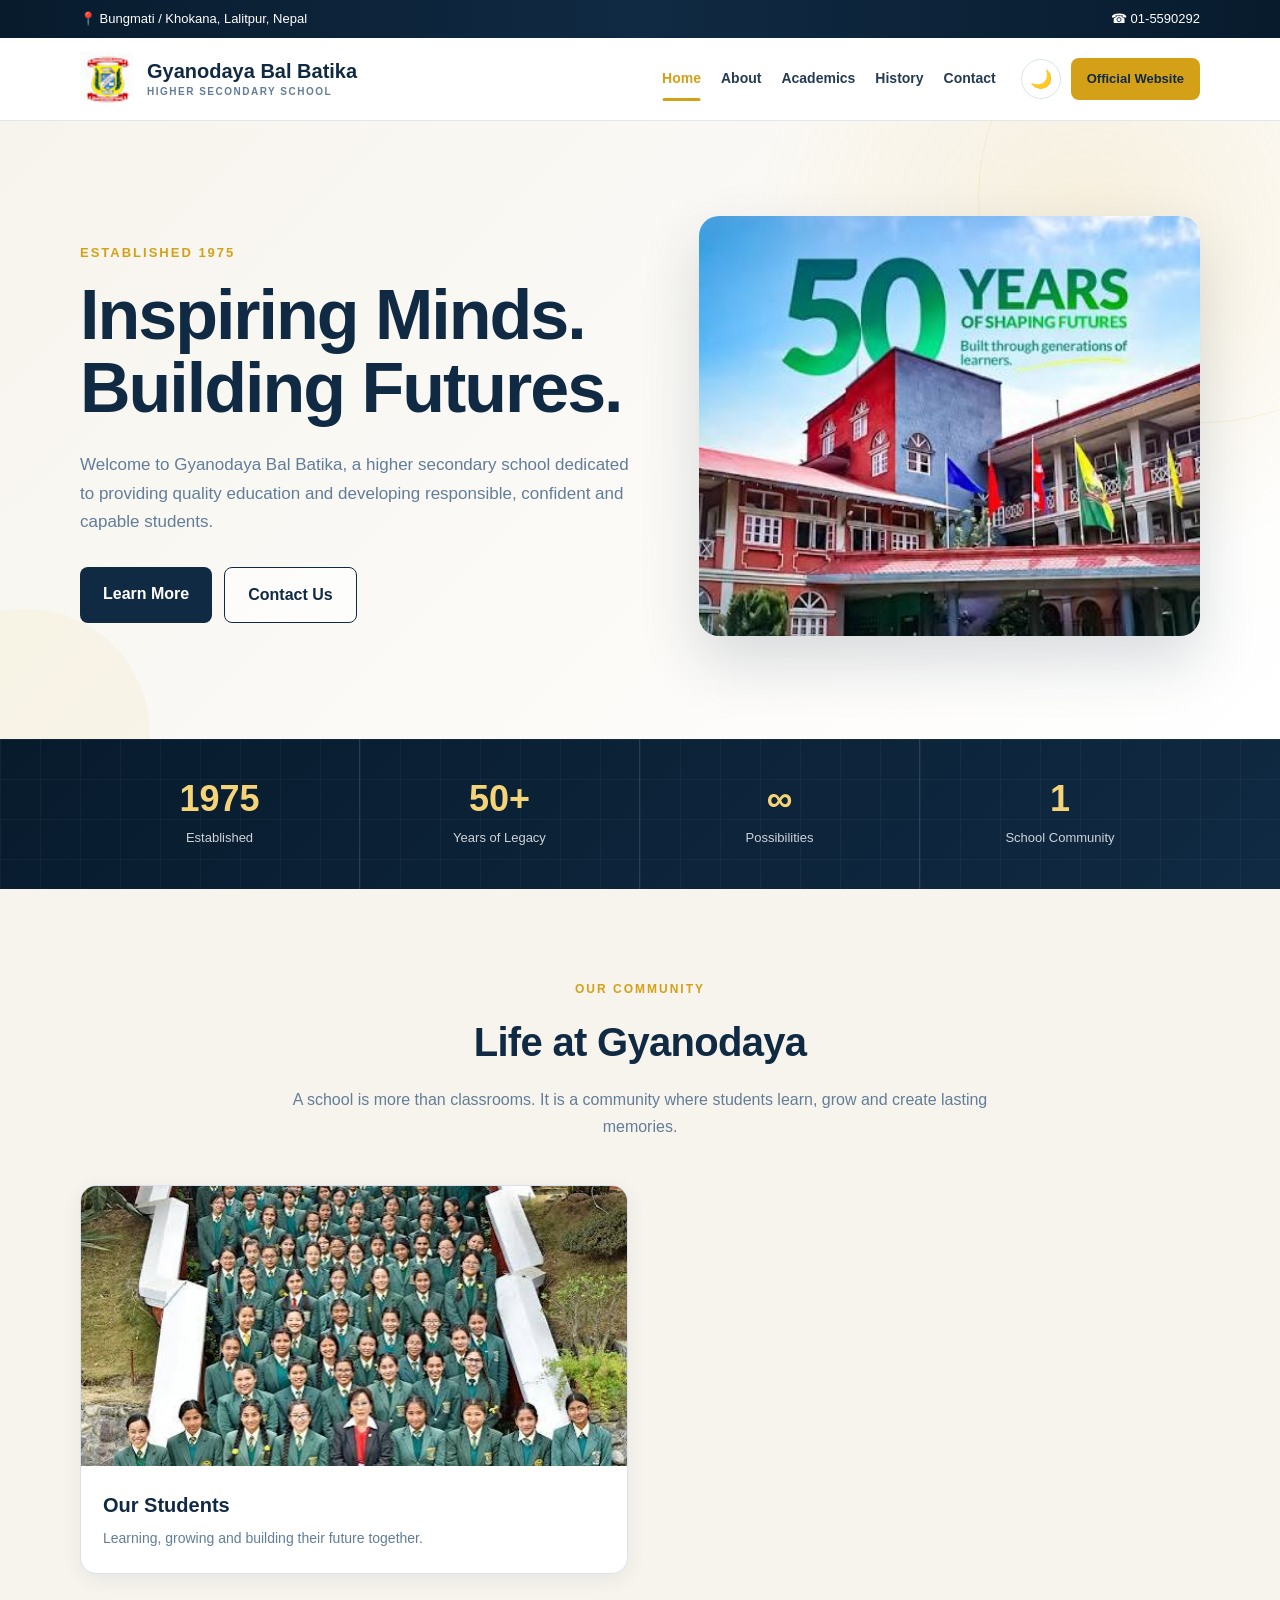
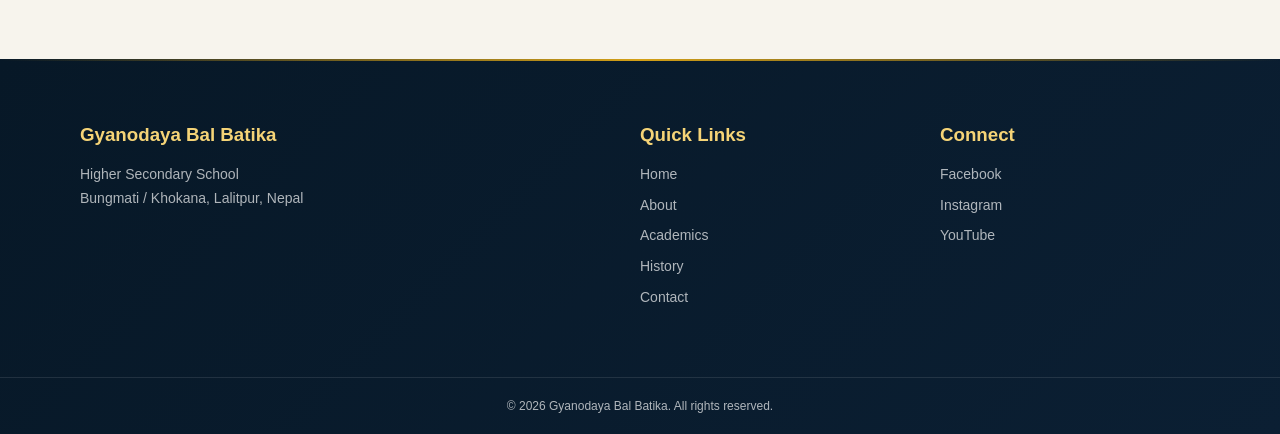
<file: index.html>
<!DOCTYPE html>
<html lang="en">

<head>
    <meta charset="UTF-8">
    <meta name="viewport" content="width=device-width, initial-scale=1.0">

    <title>Gyanodaya Bal Batika | Higher Secondary School</title>

    <link rel="stylesheet" href="style.css">
    <link rel="icon" type="image/png" href="logo.png">

    <script src="script.js" defer></script>
</head>

<body>

    <!-- TOP BAR -->
    <div class="top-bar">
        <div class="container top-bar-content">
            <span>📍 Bungmati / Khokana, Lalitpur, Nepal</span>
            <span>☎ 01-5590292</span>
        </div>
    </div>

    <!-- NAVIGATION -->
    <nav class="navbar">
        <div class="container nav-content">

            <a href="index.html" class="brand">
                <img src="logo.png" alt="Gyanodaya Bal Batika Logo">

                <div>
                    <h1>Gyanodaya Bal Batika</h1>
                    <p>HIGHER SECONDARY SCHOOL</p>
                </div>
            </a>

            <div class="nav-links">
                <a href="index.html" class="active">Home</a>
                <a href="about.html">About</a>
                <a href="academics.html">Academics</a>
                <a href="history.html">History</a>
                <a href="contact.html">Contact</a>
            </div>

            <div class="nav-actions">
                <button id="darkModeToggle" class="dark-mode-btn">🌙</button>
                <a href="http://www.gyanodaya.edu.np/" class="official-btn" target="_blank">
                    Official Website
                </a>
            </div>

        </div>
    </nav>

    <!-- HERO -->
    <header class="hero">
        <div class="container hero-content">

            <div class="hero-text">
                <span class="hero-badge">ESTABLISHED 1975</span>

                <h2>Inspiring Minds.<br>Building Futures.</h2>

                <p>
                    Welcome to Gyanodaya Bal Batika, a higher secondary school
                    dedicated to providing quality education and developing
                    responsible, confident and capable students.
                </p>

                <div class="hero-buttons">
                    <a href="about.html" class="primary-btn">Learn More</a>
                    <a href="contact.html" class="secondary-btn">Contact Us</a>
                </div>
            </div>

            <div class="hero-image">
                <img src="school.jpg" alt="Gyanodaya Bal Batika school">
            </div>

        </div>
    </header>

    <!-- STATS -->
    <section class="stats-section">
        <div class="container stats">

            <div class="stat">
                <strong>1975</strong>
                <span>Established</span>
            </div>

            <div class="stat">
                <strong>50+</strong>
                <span>Years of Legacy</span>
            </div>

            <div class="stat">
                <strong>∞</strong>
                <span>Possibilities</span>
            </div>

            <div class="stat">
                <strong>1</strong>
                <span>School Community</span>
            </div>

        </div>
    </section>

    <!-- OUR SCHOOL -->
    <section class="photo-section">
        <div class="container">

            <div class="section-heading">
                <span>OUR COMMUNITY</span>
                <h2>Life at Gyanodaya</h2>
                <p>
                    A school is more than classrooms. It is a community where
                    students learn, grow and create lasting memories.
                </p>
            </div>

            <div class="photo-grid">

                <div class="photo-card">
                    <img src="students.jpg" alt="Students of Gyanodaya Bal Batika">
                    <div class="photo-card-content">
                        <h3>Our Students</h3>
                        <p>Learning, growing and building their future together.</p>
                    </div>
                </div>

            </div>

        </div>
    </section>

    <!-- FOOTER -->
    <footer class="footer">
        <div class="container footer-content">

            <div>
                <h3>Gyanodaya Bal Batika</h3>
                <p>Higher Secondary School</p>
                <p>Bungmati / Khokana, Lalitpur, Nepal</p>
            </div>

            <div>
                <h3>Quick Links</h3>
                <a href="index.html">Home</a>
                <a href="about.html">About</a>
                <a href="academics.html">Academics</a>
                <a href="history.html">History</a>
                <a href="contact.html">Contact</a>
            </div>

            <div>
                <h3>Connect</h3>
                <a href="#">Facebook</a>
                <a href="#">Instagram</a>
                <a href="#">YouTube</a>
            </div>

        </div>

        <div class="footer-bottom">
            <p>© 2026 Gyanodaya Bal Batika. All rights reserved.</p>
        </div>
    </footer>

</body>

</html>
</file>
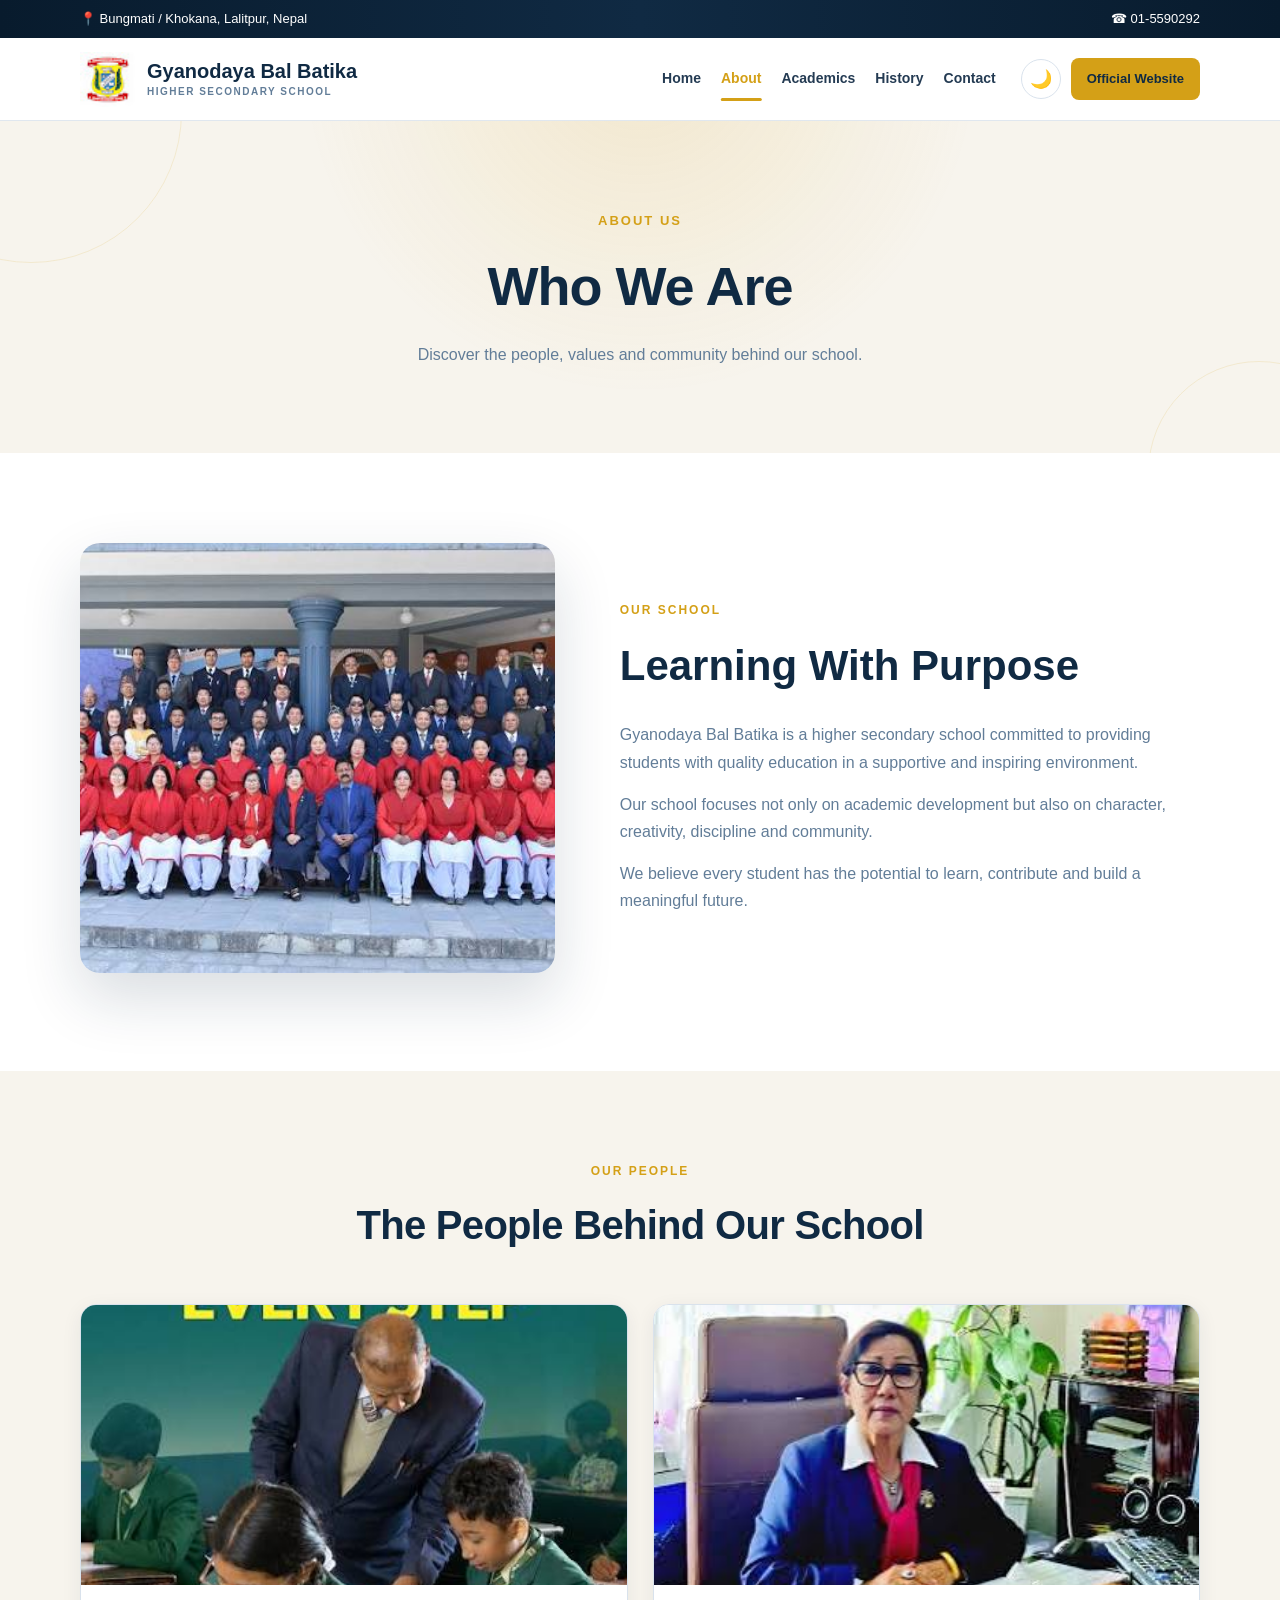
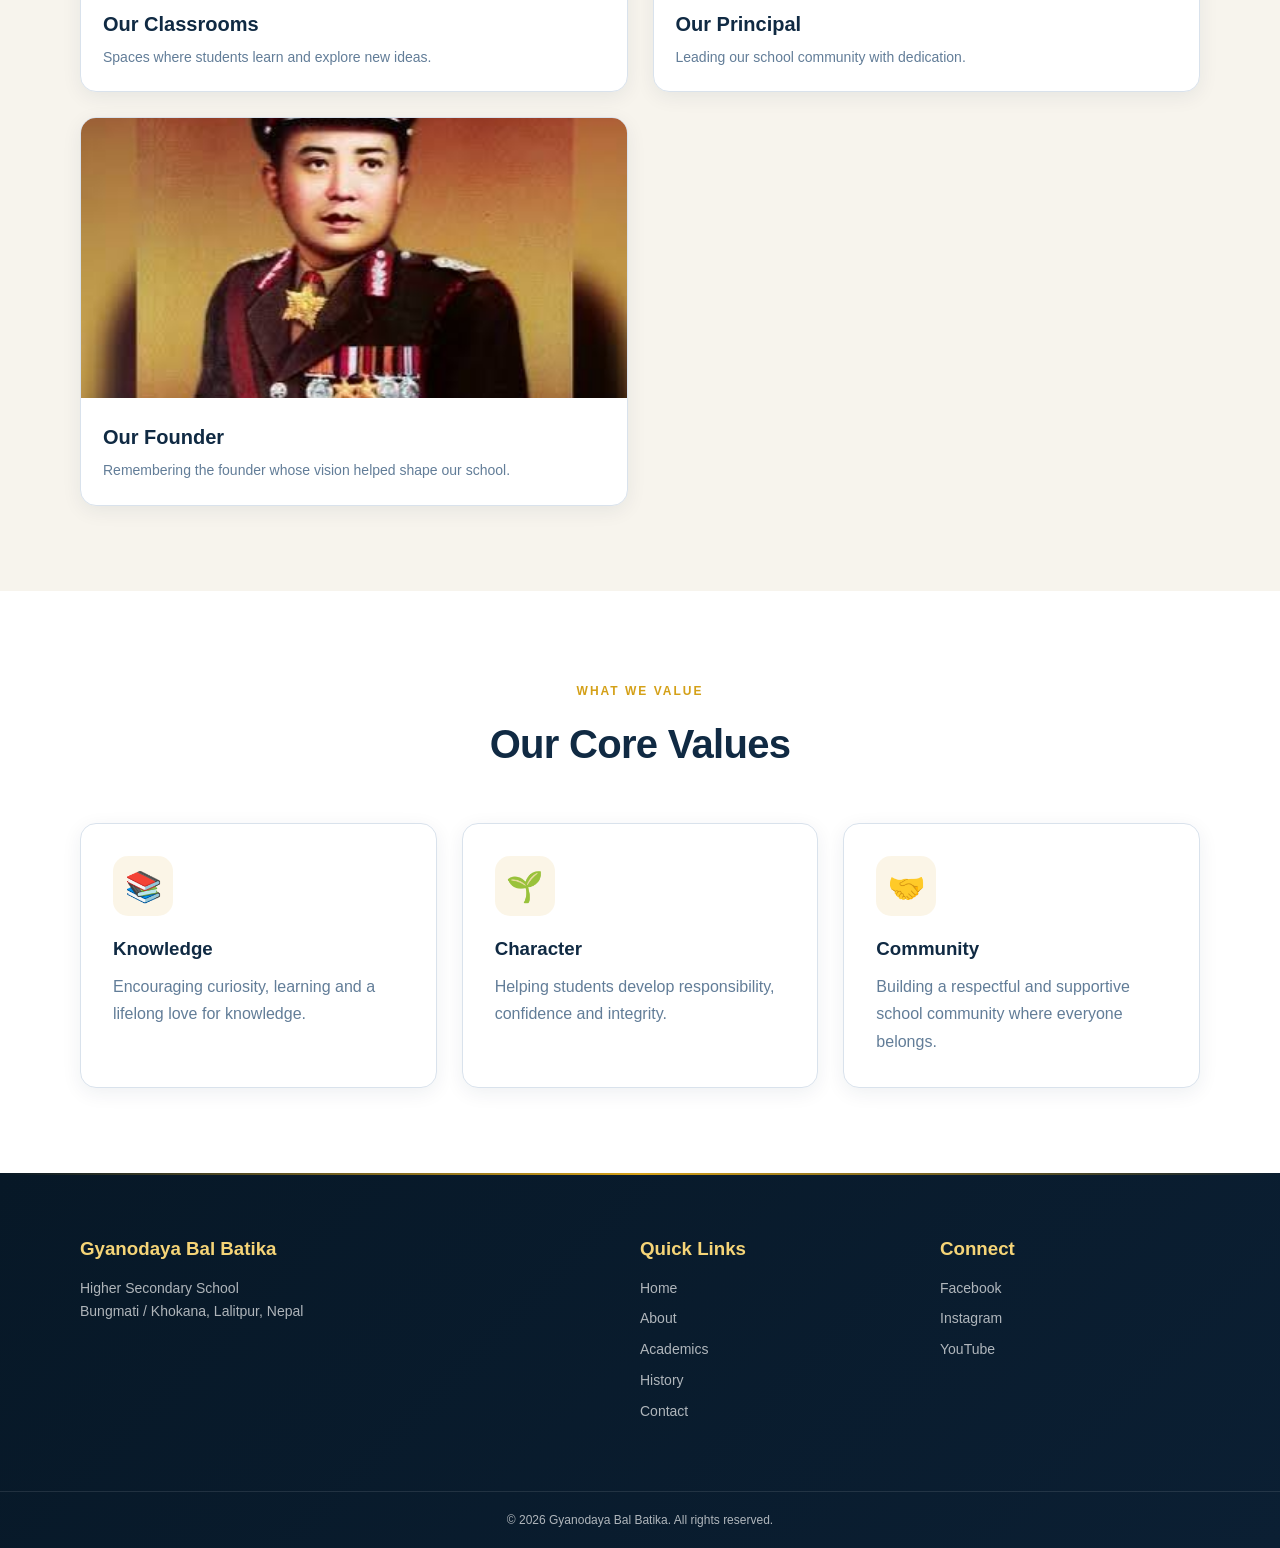
<file: about.html>
<!DOCTYPE html>
<html lang="en">

<head>
    <meta charset="UTF-8">
    <meta name="viewport" content="width=device-width, initial-scale=1.0">

    <title>About | Gyanodaya Bal Batika</title>

    <link rel="stylesheet" href="style.css">
    <link rel="icon" type="image/png" href="logo.png">

    <script src="script.js" defer></script>
</head>

<body>

    <!-- TOP BAR -->
    <div class="top-bar">
        <div class="container top-bar-content">
            <span>📍 Bungmati / Khokana, Lalitpur, Nepal</span>
            <span>☎ 01-5590292</span>
        </div>
    </div>

    <!-- NAVIGATION -->
    <nav class="navbar">
        <div class="container nav-content">

            <a href="index.html" class="brand">
                <img src="logo.png" alt="Gyanodaya Bal Batika Logo">

                <div>
                    <h1>Gyanodaya Bal Batika</h1>
                    <p>HIGHER SECONDARY SCHOOL</p>
                </div>
            </a>

            <div class="nav-links">
                <a href="index.html">Home</a>
                <a href="about.html" class="active">About</a>
                <a href="academics.html">Academics</a>
                <a href="history.html">History</a>
                <a href="contact.html">Contact</a>
            </div>

            <div class="nav-actions">
                <button id="darkModeToggle" class="dark-mode-btn">🌙</button>

                <a href="http://www.gyanodaya.edu.np/" class="official-btn" target="_blank">
                    Official Website
                </a>
            </div>

        </div>
    </nav>

    <!-- PAGE HERO -->
    <section class="page-hero">
        <div class="container">
            <span>ABOUT US</span>
            <h2>Who We Are</h2>
            <p>Discover the people, values and community behind our school.</p>
        </div>
    </section>

    <!-- ABOUT -->
    <section class="about-section">
        <div class="container about-grid">

            <div class="about-page-image">
                <img src="teachers.jpg" alt="Teachers of Gyanodaya Bal Batika">
            </div>

            <div class="about-text">
                <span class="section-label">OUR SCHOOL</span>

                <h2>Learning With Purpose</h2>

                <p>
                    Gyanodaya Bal Batika is a higher secondary school committed
                    to providing students with quality education in a supportive
                    and inspiring environment.
                </p>

                <p>
                    Our school focuses not only on academic development but also
                    on character, creativity, discipline and community.
                </p>

                <p>
                    We believe every student has the potential to learn,
                    contribute and build a meaningful future.
                </p>
            </div>

        </div>
    </section>

    <!-- SCHOOL PHOTOS -->
    <section class="photo-section">
        <div class="container">

            <div class="section-heading">
                <span>OUR PEOPLE</span>
                <h2>The People Behind Our School</h2>
            </div>

            <div class="photo-grid">

                <div class="photo-card">
                    <img src="classroom.jpg" alt="Classroom at Gyanodaya Bal Batika">
                    <div class="photo-card-content">
                        <h3>Our Classrooms</h3>
                        <p>Spaces where students learn and explore new ideas.</p>
                    </div>
                </div>

                <div class="photo-card">
                    <img src="principal.jpg" alt="Principal of Gyanodaya Bal Batika">
                    <div class="photo-card-content">
                        <h3>Our Principal</h3>
                        <p>Leading our school community with dedication.</p>
                    </div>
                </div>

                <div class="photo-card">
                    <img src="founder.jpg" alt="Founder of Gyanodaya Bal Batika">
                    <div class="photo-card-content">
                        <h3>Our Founder</h3>
                        <p>Remembering the founder whose vision helped shape our school.</p>
                    </div>
                </div>

            </div>

        </div>
    </section>

    <!-- VALUES -->
    <section class="values-section">
        <div class="container">

            <div class="section-heading">
                <span>WHAT WE VALUE</span>
                <h2>Our Core Values</h2>
            </div>

            <div class="values-grid">

                <div class="value-card">
                    <div class="value-icon">📚</div>
                    <h3>Knowledge</h3>
                    <p>
                        Encouraging curiosity, learning and a lifelong love
                        for knowledge.
                    </p>
                </div>

                <div class="value-card">
                    <div class="value-icon">🌱</div>
                    <h3>Character</h3>
                    <p>
                        Helping students develop responsibility, confidence
                        and integrity.
                    </p>
                </div>

                <div class="value-card">
                    <div class="value-icon">🤝</div>
                    <h3>Community</h3>
                    <p>
                        Building a respectful and supportive school community
                        where everyone belongs.
                    </p>
                </div>

            </div>

        </div>
    </section>

    <!-- FOOTER -->
    <footer class="footer">
        <div class="container footer-content">

            <div>
                <h3>Gyanodaya Bal Batika</h3>
                <p>Higher Secondary School</p>
                <p>Bungmati / Khokana, Lalitpur, Nepal</p>
            </div>

            <div>
                <h3>Quick Links</h3>
                <a href="index.html">Home</a>
                <a href="about.html">About</a>
                <a href="academics.html">Academics</a>
                <a href="history.html">History</a>
                <a href="contact.html">Contact</a>
            </div>

            <div>
                <h3>Connect</h3>
                <a href="#">Facebook</a>
                <a href="#">Instagram</a>
                <a href="#">YouTube</a>
            </div>

        </div>

        <div class="footer-bottom">
            <p>© 2026 Gyanodaya Bal Batika. All rights reserved.</p>
        </div>
    </footer>

</body>

</html>
</file>
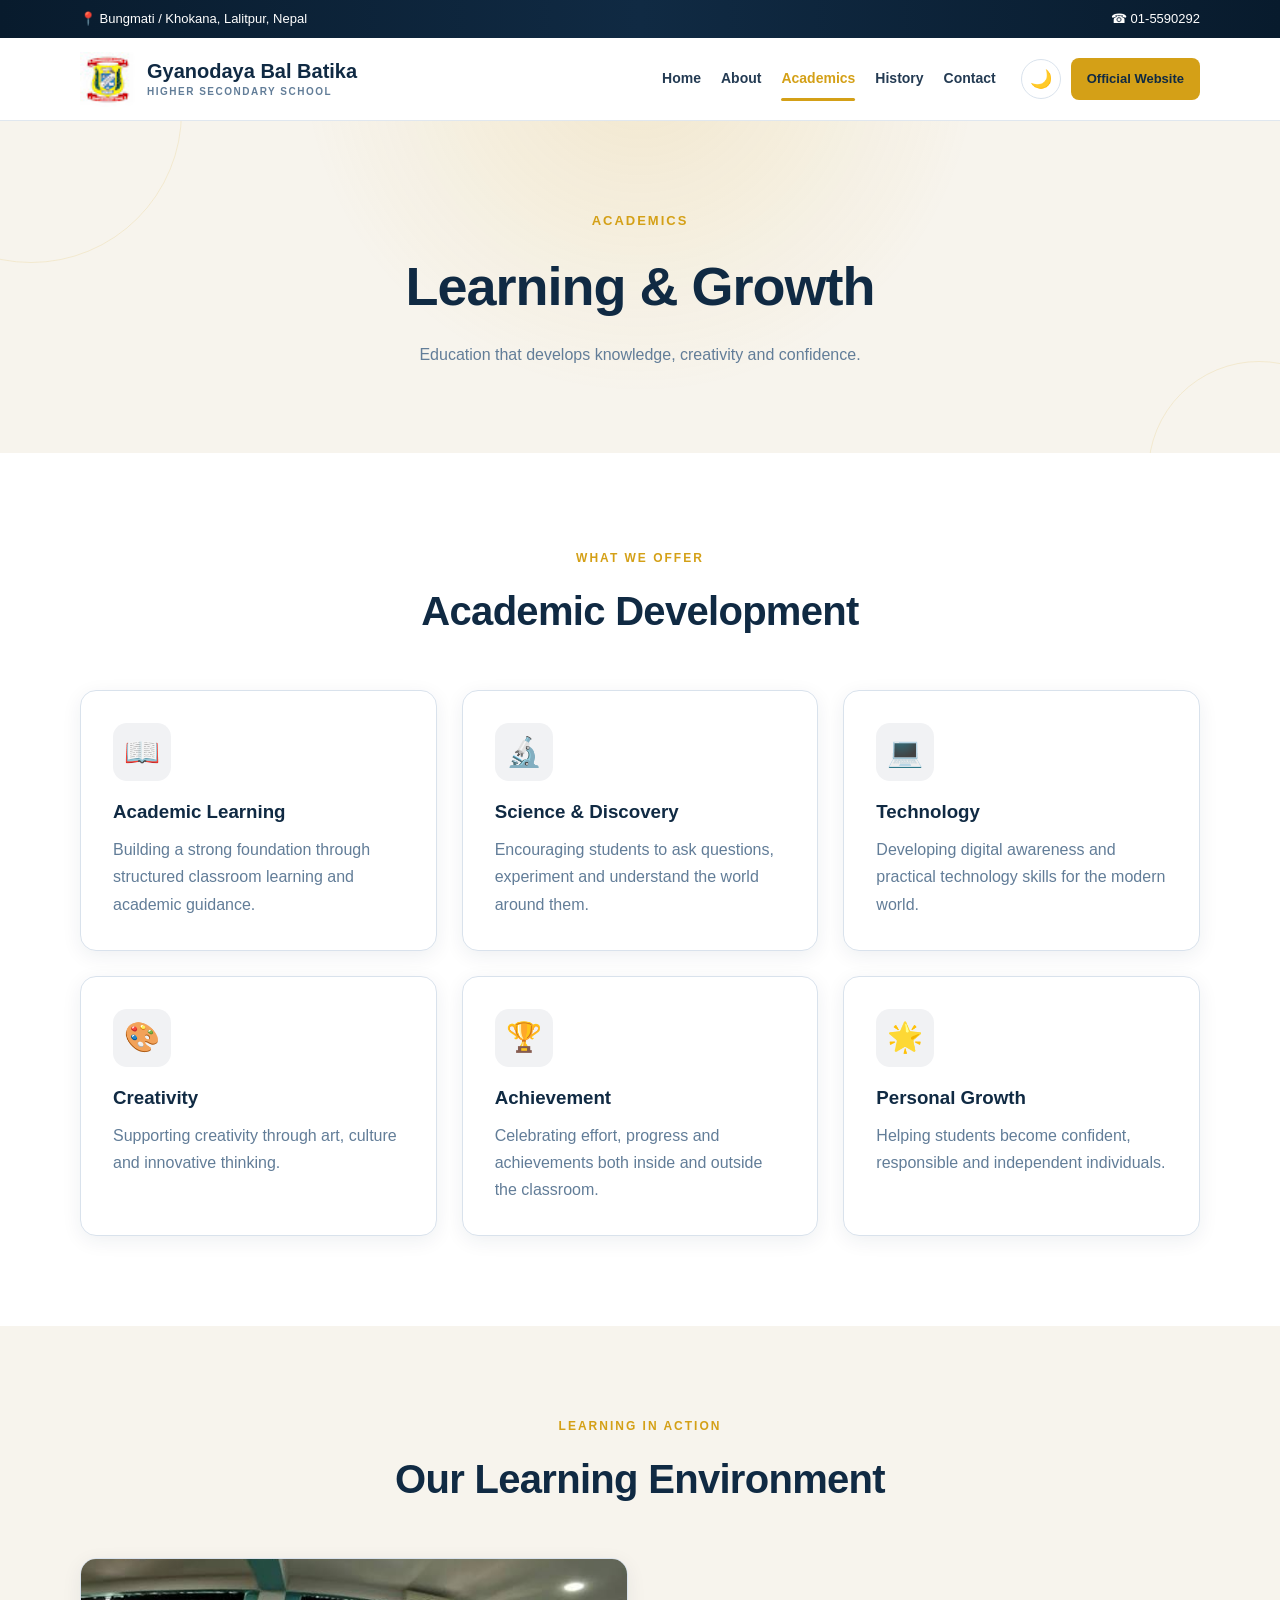
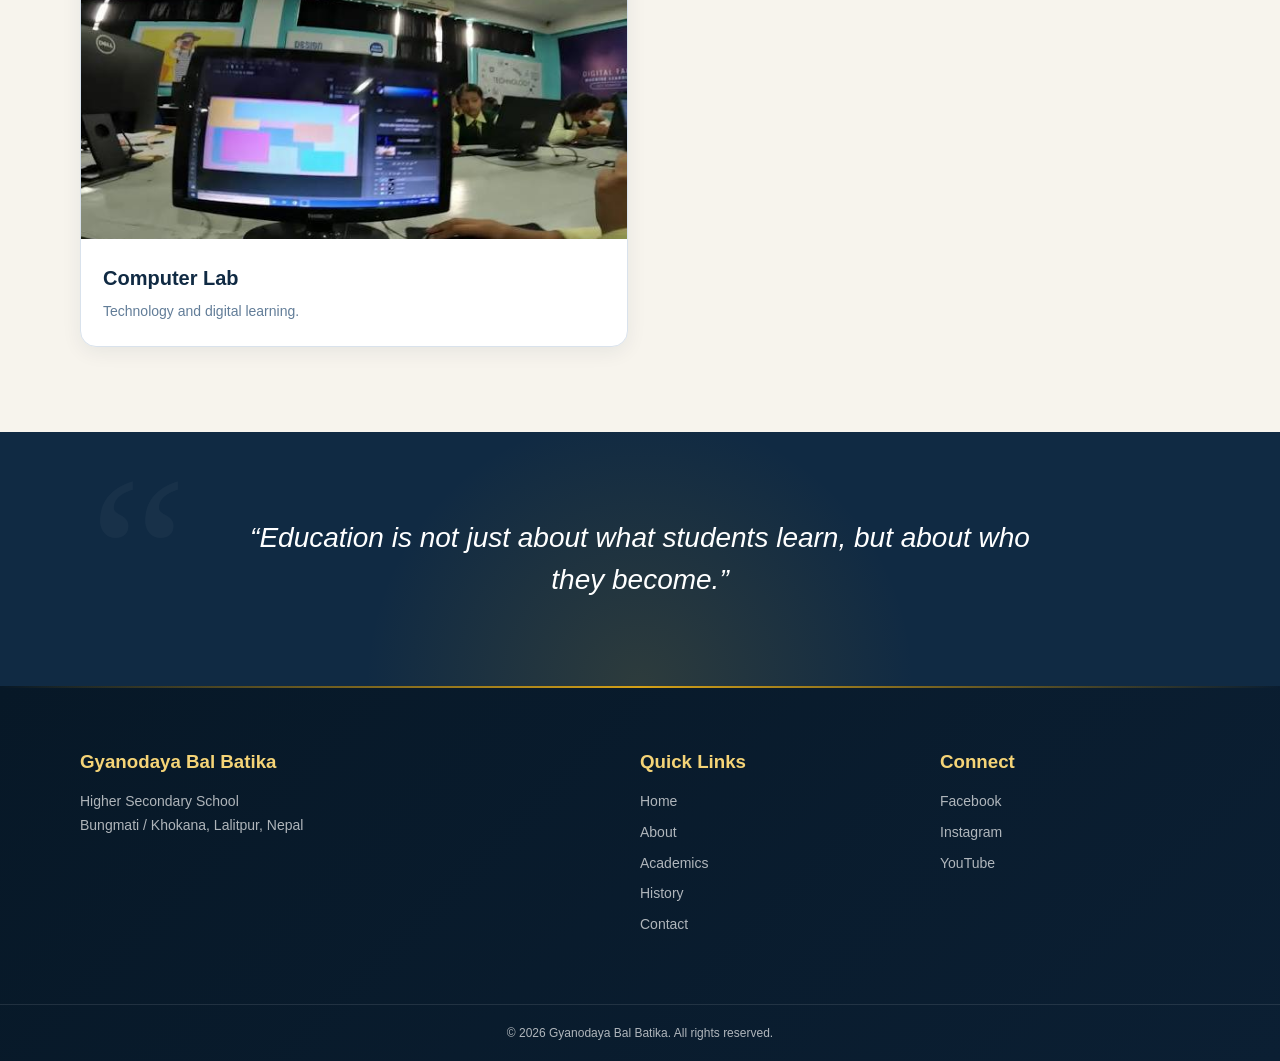
<file: academics.html>
<!DOCTYPE html>
<html lang="en">

<head>
    <meta charset="UTF-8">
    <meta name="viewport" content="width=device-width, initial-scale=1.0">

    <title>Academics | Gyanodaya Bal Batika</title>

    <link rel="stylesheet" href="style.css">
    <link rel="icon" type="image/png" href="logo.png">

    <script src="script.js" defer></script>
</head>

<body>

    <!-- TOP BAR -->
    <div class="top-bar">
        <div class="container top-bar-content">
            <span>📍 Bungmati / Khokana, Lalitpur, Nepal</span>
            <span>☎ 01-5590292</span>
        </div>
    </div>

    <!-- NAVIGATION -->
    <nav class="navbar">
        <div class="container nav-content">

            <a href="index.html" class="brand">
                <img src="logo.png" alt="Gyanodaya Bal Batika Logo">

                <div>
                    <h1>Gyanodaya Bal Batika</h1>
                    <p>HIGHER SECONDARY SCHOOL</p>
                </div>
            </a>

            <div class="nav-links">
                <a href="index.html">Home</a>
                <a href="about.html">About</a>
                <a href="academics.html" class="active">Academics</a>
                <a href="history.html">History</a>
                <a href="contact.html">Contact</a>
            </div>

            <div class="nav-actions">
                <button id="darkModeToggle" class="dark-mode-btn">🌙</button>

                <a href="http://www.gyanodaya.edu.np/" class="official-btn" target="_blank">
                    Official Website
                </a>
            </div>

        </div>
    </nav>

    <!-- PAGE HERO -->
    <section class="page-hero">
        <div class="container">
            <span>ACADEMICS</span>
            <h2>Learning & Growth</h2>
            <p>
                Education that develops knowledge, creativity and confidence.
            </p>
        </div>
    </section>

    <!-- ACADEMIC CARDS -->
    <section class="academics-section">
        <div class="container">

            <div class="section-heading">
                <span>WHAT WE OFFER</span>
                <h2>Academic Development</h2>
            </div>

            <div class="academic-grid">

                <div class="academic-card">
                    <div class="card-icon">📖</div>
                    <h3>Academic Learning</h3>
                    <p>
                        Building a strong foundation through structured
                        classroom learning and academic guidance.
                    </p>
                </div>

                <div class="academic-card">
                    <div class="card-icon">🔬</div>
                    <h3>Science & Discovery</h3>
                    <p>
                        Encouraging students to ask questions, experiment
                        and understand the world around them.
                    </p>
                </div>

                <div class="academic-card">
                    <div class="card-icon">💻</div>
                    <h3>Technology</h3>
                    <p>
                        Developing digital awareness and practical technology
                        skills for the modern world.
                    </p>
                </div>

                <div class="academic-card">
                    <div class="card-icon">🎨</div>
                    <h3>Creativity</h3>
                    <p>
                        Supporting creativity through art, culture and
                        innovative thinking.
                    </p>
                </div>

                <div class="academic-card">
                    <div class="card-icon">🏆</div>
                    <h3>Achievement</h3>
                    <p>
                        Celebrating effort, progress and achievements both
                        inside and outside the classroom.
                    </p>
                </div>

                <div class="academic-card">
                    <div class="card-icon">🌟</div>
                    <h3>Personal Growth</h3>
                    <p>
                        Helping students become confident, responsible and
                        independent individuals.
                    </p>
                </div>

            </div>

        </div>
    </section>

    <!-- ACADEMIC PHOTOS -->
    <section class="photo-section">
        <div class="container">

            <div class="section-heading">
                <span>LEARNING IN ACTION</span>
                <h2>Our Learning Environment</h2>
            </div>

            <div class="photo-grid">

                <div class="photo-card">
                    <img src="computer-lab.jpg" alt="Computer lab at Gyanodaya Bal Batika">
                    <div class="photo-card-content">
                        <h3>Computer Lab</h3>
                        <p>Technology and digital learning.</p>
                    </div>
                </div>

            </div>

        </div>
    </section>

    <!-- QUOTE -->
    <section class="quote-section">
        <div class="container">
            <blockquote>
                “Education is not just about what students learn,
                but about who they become.”
            </blockquote>
        </div>
    </section>

    <!-- FOOTER -->
    <footer class="footer">
        <div class="container footer-content">

            <div>
                <h3>Gyanodaya Bal Batika</h3>
                <p>Higher Secondary School</p>
                <p>Bungmati / Khokana, Lalitpur, Nepal</p>
            </div>

            <div>
                <h3>Quick Links</h3>
                <a href="index.html">Home</a>
                <a href="about.html">About</a>
                <a href="academics.html">Academics</a>
                <a href="history.html">History</a>
                <a href="contact.html">Contact</a>
            </div>

            <div>
                <h3>Connect</h3>
                <a href="#">Facebook</a>
                <a href="#">Instagram</a>
                <a href="#">YouTube</a>
            </div>

        </div>

        <div class="footer-bottom">
            <p>© 2026 Gyanodaya Bal Batika. All rights reserved.</p>
        </div>
    </footer>

</body>

</html>
</file>
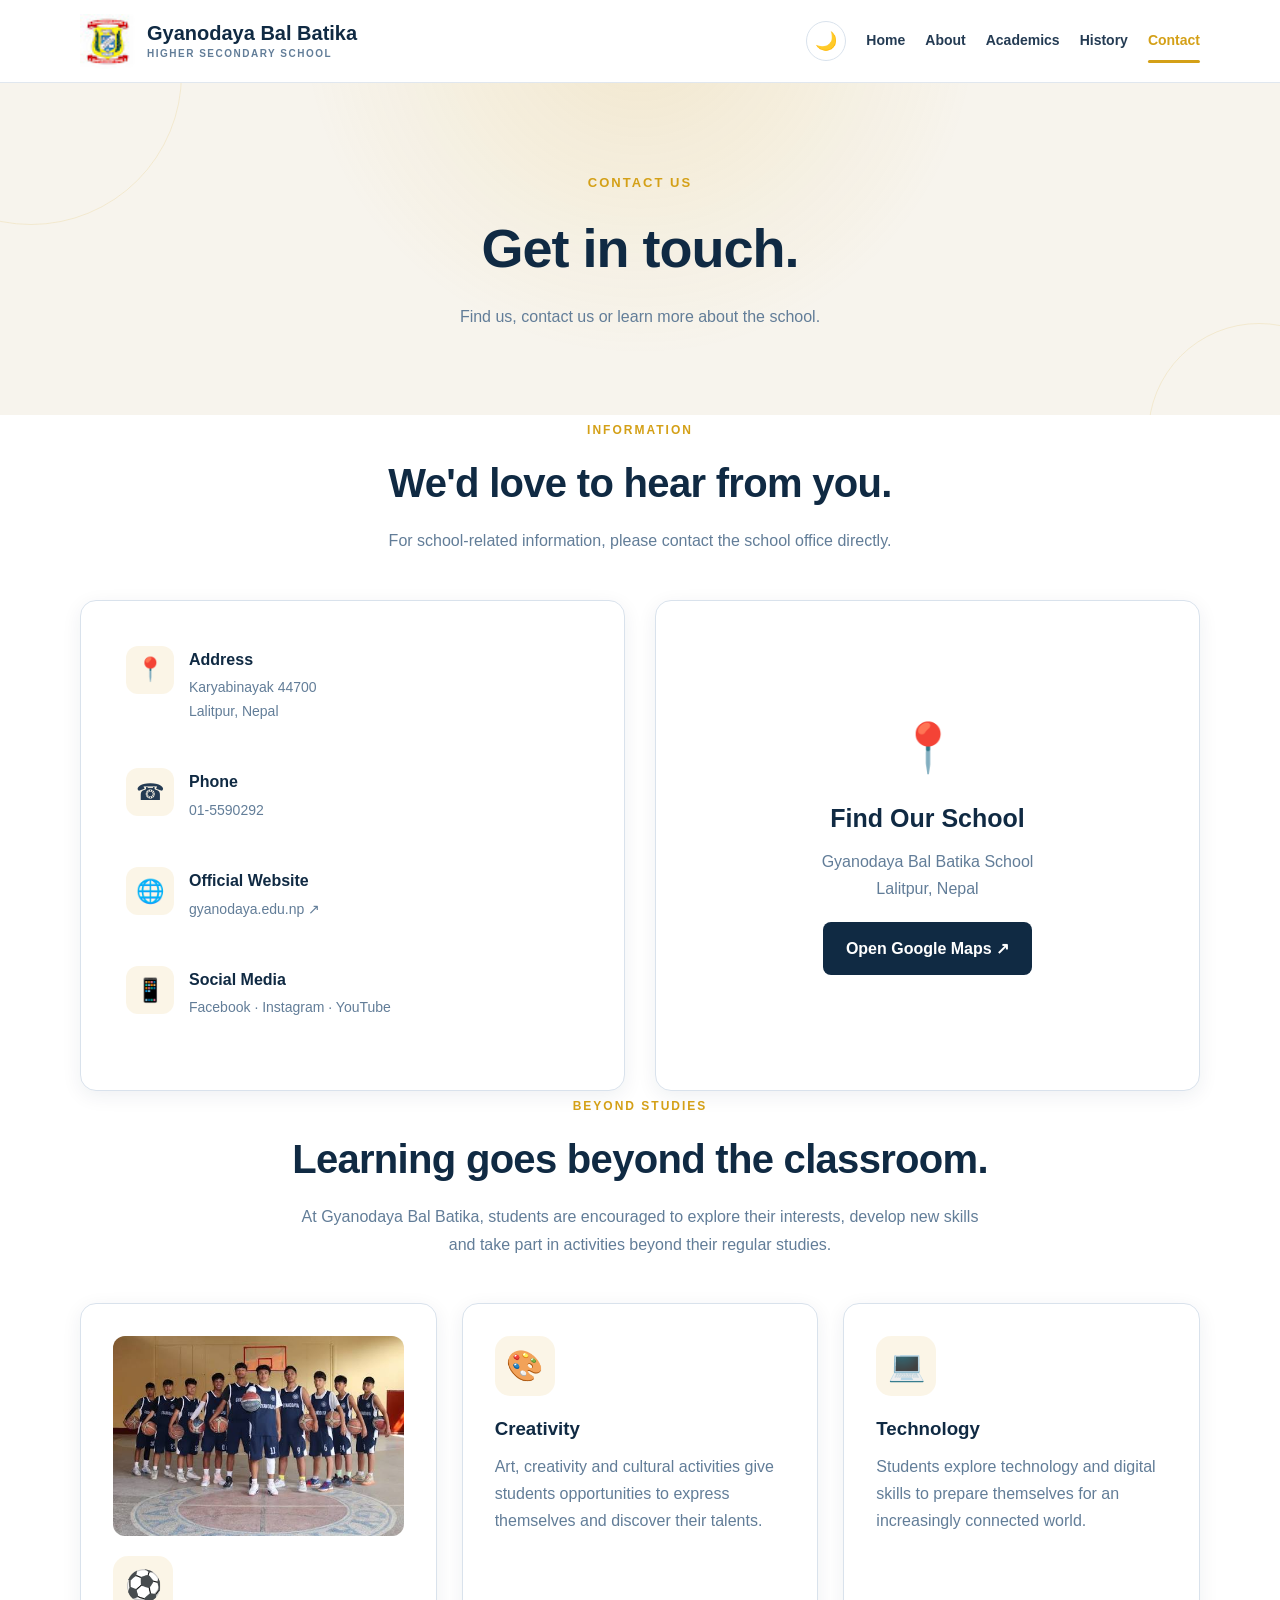
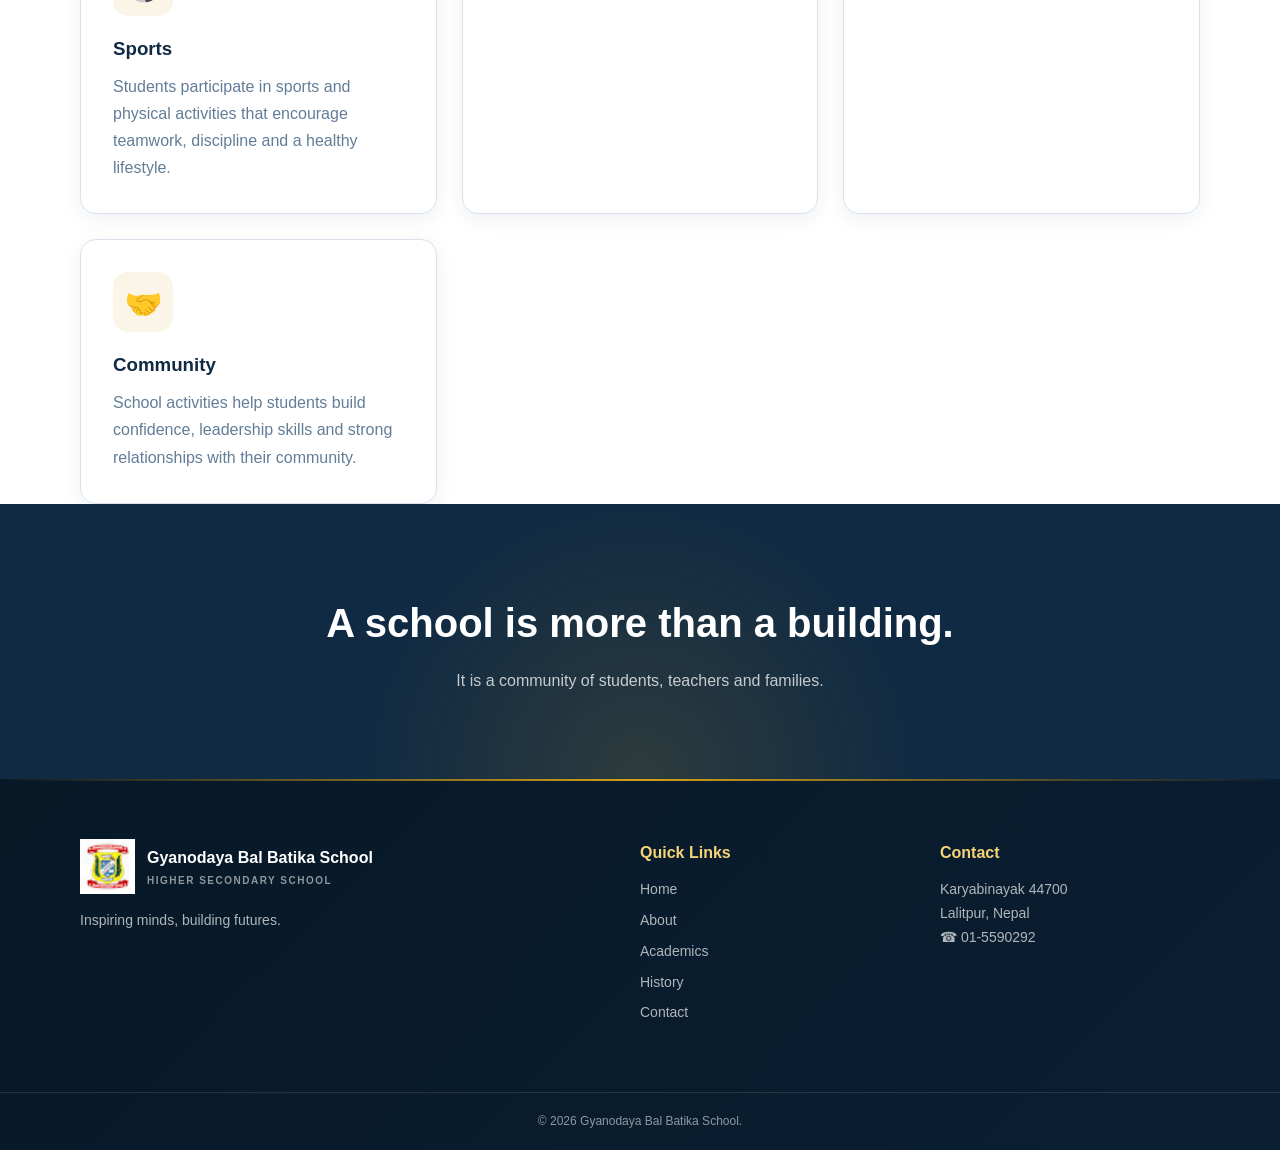
<file: contact.html>
<!DOCTYPE html>
<html lang="en">

<head>

    <meta charset="UTF-8">
    <meta name="viewport" content="width=device-width, initial-scale=1.0">

    <title>Contact | Gyanodaya Bal Batika School</title>

    <!-- Favicon -->
   <link rel="icon" type="image/png" href="logo.png">

    <!-- Main CSS -->
    <link rel="stylesheet" href="style.css">

</head>

<body>

    <!-- ==================== NAVBAR ==================== -->

    <header class="navbar">

        <div class="container nav-content">

            <a href="index.html" class="logo-area">

                <img
                    src="logo.png"
                    alt="Gyanodaya Bal Batika School Logo"
                >

                <div>
                    <h2>Gyanodaya Bal Batika</h2>
                    <span>HIGHER SECONDARY SCHOOL</span>
                </div>

            </a>

            <nav>

                <button
                    id="darkModeToggle"
                    class="dark-mode-button"
                    type="button"
                    aria-label="Toggle dark mode"
                >
                    🌙
                </button>

                <a href="index.html">Home</a>

                <a href="about.html">About</a>

                <a href="academics.html">Academics</a>

                <a href="history.html">History</a>

                <a href="contact.html" class="active">Contact</a>

            </nav>

        </div>

    </header>


    <!-- ==================== PAGE HERO ==================== -->

    <section class="page-hero">

        <div class="container">

            <span class="section-label">
                CONTACT US
            </span>

            <h1>
                Get in touch.
            </h1>

            <p>
                Find us, contact us or learn more about the school.
            </p>

        </div>

    </section>


    <!-- ==================== CONTACT INFORMATION ==================== -->

    <section>

        <div class="container">

            <div class="section-heading">

                <span class="section-label">
                    INFORMATION
                </span>

                <h2>
                    We'd love to hear from you.
                </h2>

                <p>
                    For school-related information, please contact
                    the school office directly.
                </p>

            </div>


            <div class="contact-grid">


                <!-- CONTACT CARD -->

                <div class="contact-card">


                    <!-- ADDRESS -->

                    <div class="contact-item">

                        <div class="contact-icon">
                            📍
                        </div>

                        <div>

                            <strong>
                                Address
                            </strong>

                            <p>
                                Karyabinayak 44700<br>
                                Lalitpur, Nepal
                            </p>

                        </div>

                    </div>


                    <!-- PHONE -->

                    <div class="contact-item">

                        <div class="contact-icon">
                            ☎
                        </div>

                        <div>

                            <strong>
                                Phone
                            </strong>

                            <p>
                                <a href="tel:015590292">
                                    01-5590292
                                </a>
                            </p>

                        </div>

                    </div>


                    <!-- WEBSITE -->

                    <div class="contact-item">

                        <div class="contact-icon">
                            🌐
                        </div>

                        <div>

                            <strong>
                                Official Website
                            </strong>

                            <p>
                                <a
                                    href="http://www.gyanodaya.edu.np/"
                                    target="_blank"
                                    rel="noopener noreferrer"
                                >
                                    gyanodaya.edu.np ↗
                                </a>
                            </p>

                        </div>

                    </div>


                    <!-- SOCIAL MEDIA -->

                    <div class="contact-item">

                        <div class="contact-icon">
                            📱
                        </div>

                        <div>

                            <strong>
                                Social Media
                            </strong>

                            <p>

                                <a
                                    href="https://www.facebook.com/gyanodaya/"
                                    target="_blank"
                                    rel="noopener noreferrer"
                                >
                                    Facebook
                                </a>

                                ·

                                <a
                                    href="https://www.instagram.com/gyanodayabalbatika/?hl=en"
                                    target="_blank"
                                    rel="noopener noreferrer"
                                >
                                    Instagram
                                </a>

                                ·

                                <a
                                    href="https://www.youtube.com/@GyanodayaBalBatikaSchool"
                                    target="_blank"
                                    rel="noopener noreferrer"
                                >
                                    YouTube
                                </a>

                            </p>

                        </div>

                    </div>


                </div>


                <!-- ==================== MAP ==================== -->

                <div class="map-card">

                    <div>

                        <div class="map-pin">
                            📍
                        </div>

                        <h3>
                            Find Our School
                        </h3>

                        <p>
                            Gyanodaya Bal Batika School<br>
                            Lalitpur, Nepal
                        </p>

                        <a
                            href="https://www.google.com/maps/search/?api=1&query=Gyanodaya+Bal+Batika+School+Lalitpur+Nepal"
                            target="_blank"
                            rel="noopener noreferrer"
                            class="primary-button"
                        >
                            Open Google Maps ↗
                        </a>

                    </div>

                </div>


            </div>

        </div>

    </section>


    <!-- ==================== BEYOND STUDIES ==================== -->

    <section>

        <div class="container">

            <div class="section-heading">

                <span class="section-label">
                    BEYOND STUDIES
                </span>

                <h2>
                    Learning goes beyond the classroom.
                </h2>

                <p>
                    At Gyanodaya Bal Batika, students are encouraged
                    to explore their interests, develop new skills
                    and take part in activities beyond their regular
                    studies.
                </p>

            </div>


            <div class="values-grid">


                <!-- SPORTS -->

                <div class="value-card">

                    <img
                        src="sports.jpg"
                        alt="Students participating in sports"
                        class="activity-image"
                    >

                    <div class="value-icon">
                        ⚽
                    </div>

                    <h3>
                        Sports
                    </h3>

                    <p>
                        Students participate in sports and physical
                        activities that encourage teamwork, discipline
                        and a healthy lifestyle.
                    </p>

                </div>


                <!-- CREATIVITY -->

                <div class="value-card">

                    <div class="value-icon">
                        🎨
                    </div>

                    <h3>
                        Creativity
                    </h3>

                    <p>
                        Art, creativity and cultural activities give
                        students opportunities to express themselves
                        and discover their talents.
                    </p>

                </div>


                <!-- TECHNOLOGY -->

                <div class="value-card">

                    <div class="value-icon">
                        💻
                    </div>

                    <h3>
                        Technology
                    </h3>

                    <p>
                        Students explore technology and digital skills
                        to prepare themselves for an increasingly
                        connected world.
                    </p>

                </div>


                <!-- COMMUNITY -->

                <div class="value-card">

                    <div class="value-icon">
                        🤝
                    </div>

                    <h3>
                        Community
                    </h3>

                    <p>
                        School activities help students build confidence,
                        leadership skills and strong relationships with
                        their community.
                    </p>

                </div>


            </div>

        </div>

    </section>


    <!-- ==================== QUOTE ==================== -->

    <section class="quote">

        <div class="container">

            <h2>
                A school is more than a building.
            </h2>

            <p>
                It is a community of students, teachers and families.
            </p>

        </div>

    </section>


    <!-- ==================== FOOTER ==================== -->

    <footer>

        <div class="container footer-grid">


            <!-- SCHOOL BRAND -->

            <div>

                <div class="footer-brand">

                    <img
                        src="logo.png"
                        alt="Gyanodaya Bal Batika School Logo"
                    >

                    <div>

                        <strong>
                            Gyanodaya Bal Batika School
                        </strong>

                        <span>
                            HIGHER SECONDARY SCHOOL
                        </span>

                    </div>

                </div>

                <p>
                    Inspiring minds, building futures.
                </p>

            </div>


            <!-- QUICK LINKS -->

            <div>

                <h4>
                    Quick Links
                </h4>

                <a href="index.html">
                    Home
                </a>

                <a href="about.html">
                    About
                </a>

                <a href="academics.html">
                    Academics
                </a>

                <a href="history.html">
                    History
                </a>

                <a href="contact.html">
                    Contact
                </a>

            </div>


            <!-- CONTACT -->

            <div>

                <h4>
                    Contact
                </h4>

                <p>
                    Karyabinayak 44700<br>
                    Lalitpur, Nepal
                </p>

                <p>
                    ☎ 01-5590292
                </p>

            </div>


        </div>


        <!-- COPYRIGHT -->

        <div class="copyright">

            © 2026 Gyanodaya Bal Batika School.

        </div>

    </footer>


    <!-- JAVASCRIPT -->

    <script src="script.js"></script>

</body>

</html>
</file>
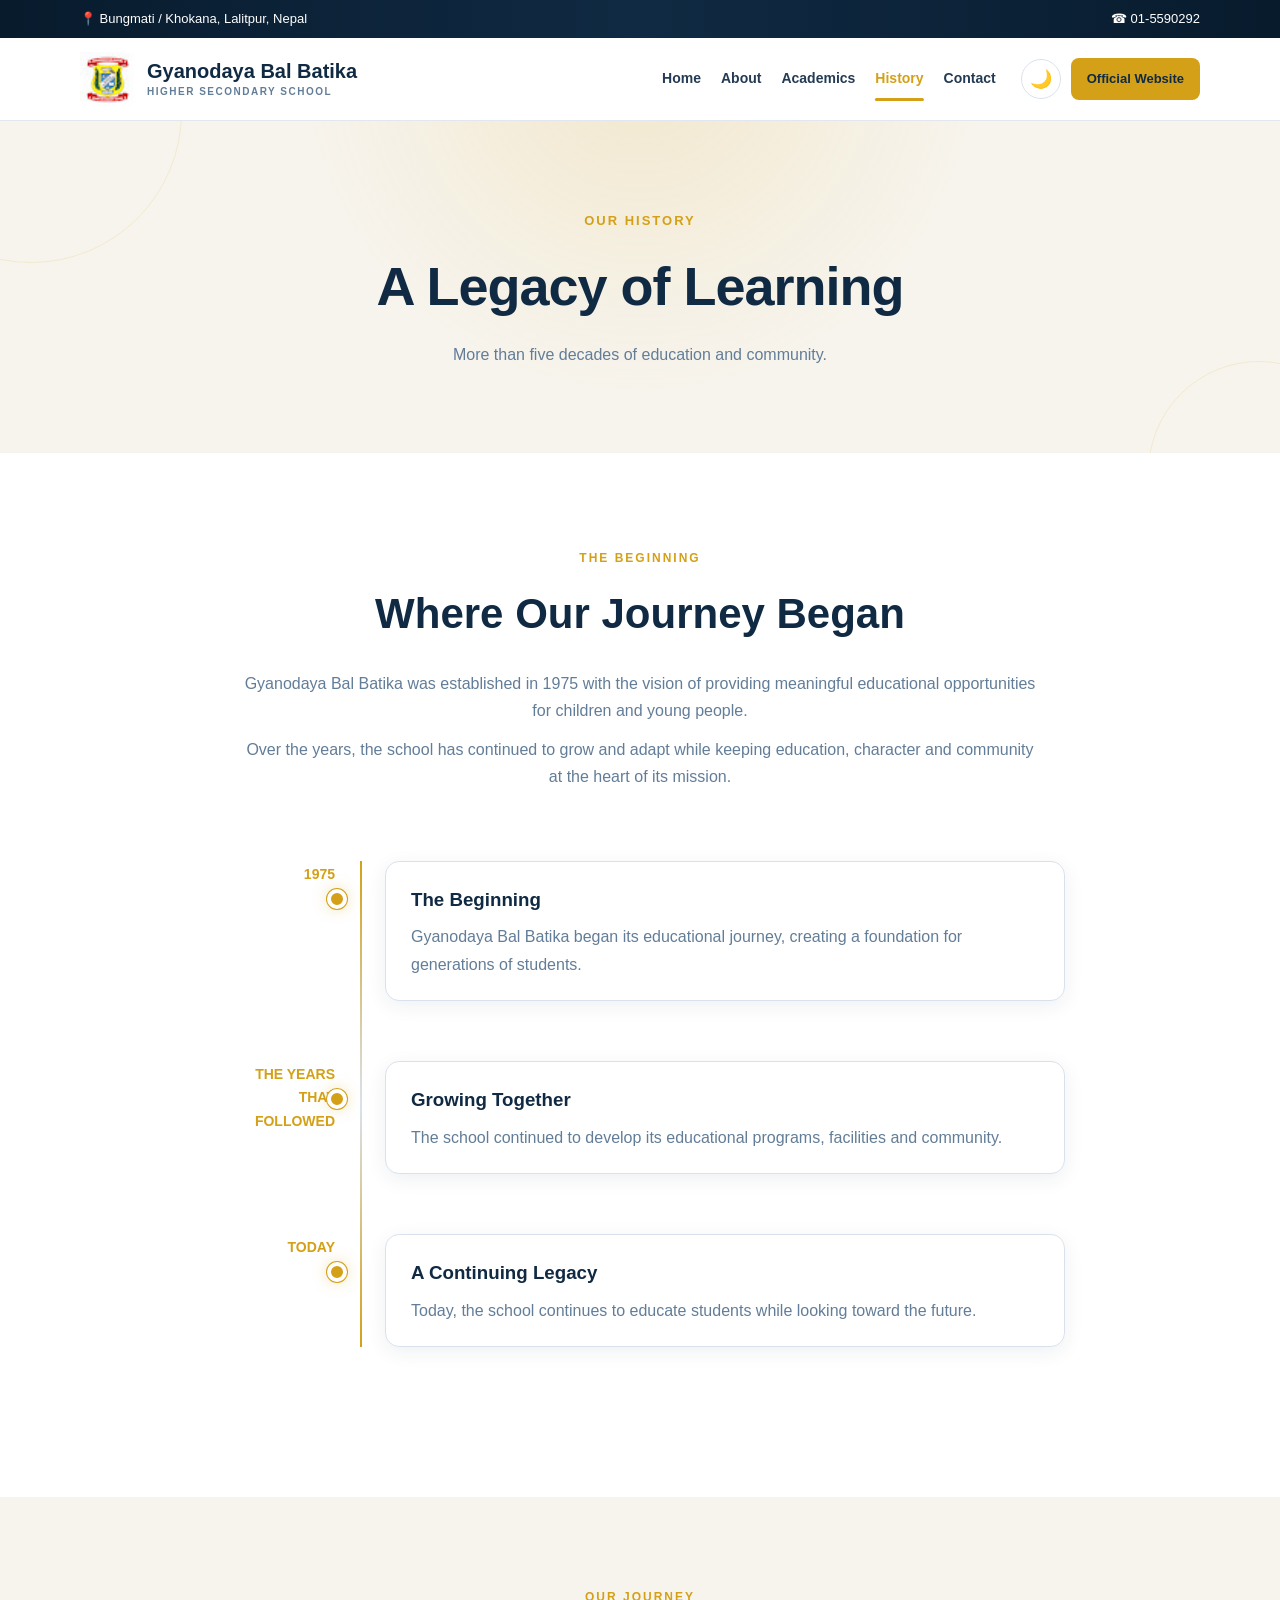
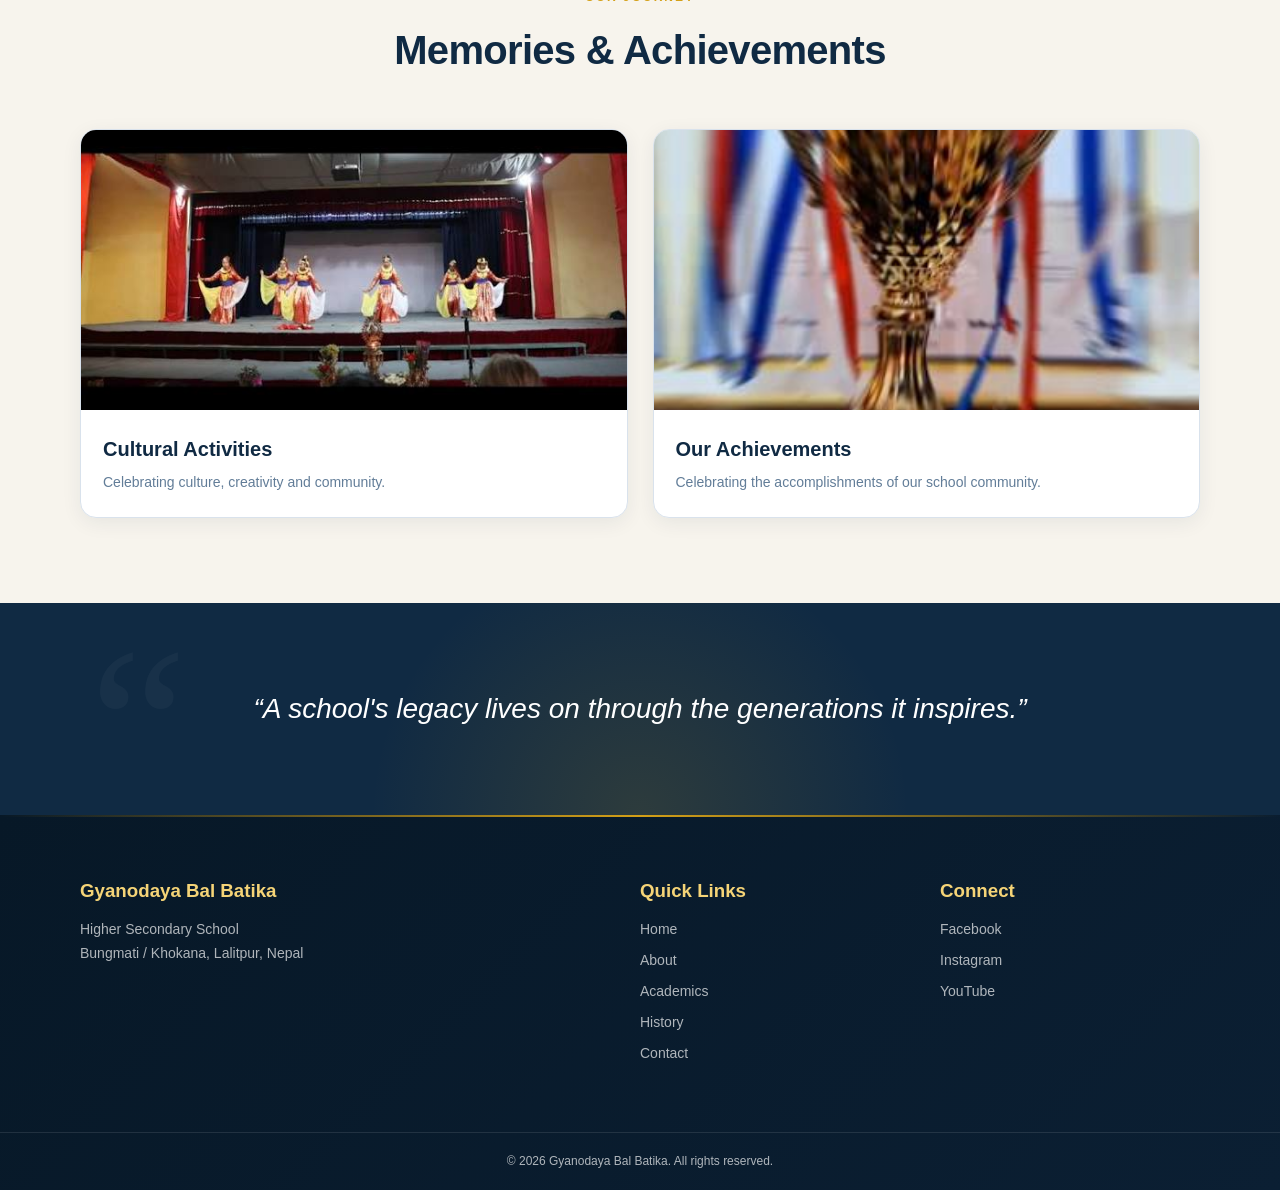
<file: history.html>
<!DOCTYPE html>
<html lang="en">

<head>
    <meta charset="UTF-8">
    <meta name="viewport" content="width=device-width, initial-scale=1.0">

    <title>History | Gyanodaya Bal Batika</title>

    <link rel="stylesheet" href="style.css">
    <link rel="icon" type="image/png" href="logo.png">

    <script src="script.js" defer></script>
</head>

<body>

    <!-- TOP BAR -->
    <div class="top-bar">
        <div class="container top-bar-content">
            <span>📍 Bungmati / Khokana, Lalitpur, Nepal</span>
            <span>☎ 01-5590292</span>
        </div>
    </div>

    <!-- NAVIGATION -->
    <nav class="navbar">
        <div class="container nav-content">

            <a href="index.html" class="brand">
                <img src="logo.png" alt="Gyanodaya Bal Batika Logo">

                <div>
                    <h1>Gyanodaya Bal Batika</h1>
                    <p>HIGHER SECONDARY SCHOOL</p>
                </div>
            </a>

            <div class="nav-links">
                <a href="index.html">Home</a>
                <a href="about.html">About</a>
                <a href="academics.html">Academics</a>
                <a href="history.html" class="active">History</a>
                <a href="contact.html">Contact</a>
            </div>

            <div class="nav-actions">
                <button id="darkModeToggle" class="dark-mode-btn">🌙</button>

                <a href="http://www.gyanodaya.edu.np/" class="official-btn" target="_blank">
                    Official Website
                </a>
            </div>

        </div>
    </nav>

    <!-- PAGE HERO -->
    <section class="page-hero">
        <div class="container">
            <span>OUR HISTORY</span>
            <h2>A Legacy of Learning</h2>
            <p>More than five decades of education and community.</p>
        </div>
    </section>

    <!-- HISTORY INTRO -->
    <section class="history-section">
        <div class="container">

            <div class="history-intro">
                <span class="section-label">THE BEGINNING</span>

                <h2>Where Our Journey Began</h2>

                <p>
                    Gyanodaya Bal Batika was established in 1975 with the
                    vision of providing meaningful educational opportunities
                    for children and young people.
                </p>

                <p>
                    Over the years, the school has continued to grow and
                    adapt while keeping education, character and community
                    at the heart of its mission.
                </p>
            </div>

            <!-- TIMELINE -->
            <div class="timeline">

                <div class="timeline-item">
                    <div class="timeline-year">1975</div>

                    <div class="timeline-content">
                        <h3>The Beginning</h3>
                        <p>
                            Gyanodaya Bal Batika began its educational journey,
                            creating a foundation for generations of students.
                        </p>
                    </div>
                </div>

                <div class="timeline-item">
                    <div class="timeline-year">THE YEARS THAT FOLLOWED</div>

                    <div class="timeline-content">
                        <h3>Growing Together</h3>
                        <p>
                            The school continued to develop its educational
                            programs, facilities and community.
                        </p>
                    </div>
                </div>

                <div class="timeline-item">
                    <div class="timeline-year">TODAY</div>

                    <div class="timeline-content">
                        <h3>A Continuing Legacy</h3>
                        <p>
                            Today, the school continues to educate students
                            while looking toward the future.
                        </p>
                    </div>
                </div>

            </div>

        </div>
    </section>

    <!-- HISTORY PHOTOS -->
    <section class="photo-section">
        <div class="container">

            <div class="section-heading">
                <span>OUR JOURNEY</span>
                <h2>Memories & Achievements</h2>
            </div>

            <div class="photo-grid">

                <div class="photo-card">
                    <img src="cultural.jpg" alt="Cultural program at Gyanodaya Bal Batika">
                    <div class="photo-card-content">
                        <h3>Cultural Activities</h3>
                        <p>Celebrating culture, creativity and community.</p>
                    </div>
                </div>

                <div class="photo-card">
                    <img src="achievements.jpg" alt="Achievements of Gyanodaya Bal Batika">
                    <div class="photo-card-content">
                        <h3>Our Achievements</h3>
                        <p>Celebrating the accomplishments of our school community.</p>
                    </div>
                </div>

            </div>

        </div>
    </section>

    <!-- QUOTE -->
    <section class="quote-section">
        <div class="container">
            <blockquote>
                “A school's legacy lives on through the generations it inspires.”
            </blockquote>
        </div>
    </section>

    <!-- FOOTER -->
    <footer class="footer">
        <div class="container footer-content">

            <div>
                <h3>Gyanodaya Bal Batika</h3>
                <p>Higher Secondary School</p>
                <p>Bungmati / Khokana, Lalitpur, Nepal</p>
            </div>

            <div>
                <h3>Quick Links</h3>
                <a href="index.html">Home</a>
                <a href="about.html">About</a>
                <a href="academics.html">Academics</a>
                <a href="history.html">History</a>
                <a href="contact.html">Contact</a>
            </div>

            <div>
                <h3>Connect</h3>
                <a href="#">Facebook</a>
                <a href="#">Instagram</a>
                <a href="#">YouTube</a>
            </div>

        </div>

        <div class="footer-bottom">
            <p>© 2026 Gyanodaya Bal Batika. All rights reserved.</p>
        </div>
    </footer>

</body>

</html>
</file>
<file: style.css>
/* =========================================================
   GYANODAYA BAL BATIKA
   PREMIUM SCHOOL WEBSITE
   ========================================================= */

/* =========================
   RESET & VARIABLES
========================= */

* {
    margin: 0;
    padding: 0;
    box-sizing: border-box;
}

:root {
    --navy: #102a43;
    --navy-dark: #081b2d;
    --navy-light: #243b53;

    --gold: #d4a017;
    --gold-light: #f5d477;

    --cream: #f7f4ed;
    --white: #ffffff;

    --text: #243b53;
    --muted: #627d98;
    --border: #d9e2ec;

    --card: #ffffff;

    --shadow-sm: 0 5px 20px rgba(16, 42, 67, 0.07);
    --shadow: 0 15px 40px rgba(16, 42, 67, 0.10);
    --shadow-lg: 0 25px 60px rgba(16, 42, 67, 0.16);

    --radius: 16px;

    --transition: 0.35s cubic-bezier(0.22, 1, 0.36, 1);
}

html {
    scroll-behavior: smooth;
}

body {
    font-family: Arial, Helvetica, sans-serif;
    background: var(--white);
    color: var(--text);
    line-height: 1.7;
    overflow-x: hidden;

    transition:
        background 0.4s ease,
        color 0.4s ease;
}

img {
    max-width: 100%;
}

a {
    text-decoration: none;
    color: inherit;
}

button {
    font-family: inherit;
}

.container {
    width: min(1120px, 92%);
    margin: auto;
}

/* =========================
   CUSTOM SCROLLBAR
========================= */

::-webkit-scrollbar {
    width: 10px;
}

::-webkit-scrollbar-track {
    background: #071827;
}

::-webkit-scrollbar-thumb {
    background: linear-gradient(
        180deg,
        var(--gold-light),
        var(--gold),
        #9b6d00
    );

    border-radius: 20px;

    border: 2px solid #071827;

    transition: background 0.3s ease;
}

::-webkit-scrollbar-thumb:hover {
    background: linear-gradient(
        180deg,
        #ffe8a3,
        var(--gold),
        #b98200
    );
}

* {
    scrollbar-width: thin;
    scrollbar-color: var(--gold) #071827;
}

/* =========================
   TOP BAR
========================= */

.top-bar {
    background:
        linear-gradient(
            90deg,
            var(--navy-dark),
            var(--navy),
            var(--navy-dark)
        );

    color: white;
    font-size: 13px;

    position: relative;
    overflow: hidden;
}

.top-bar::after {
    content: "";

    position: absolute;
    top: 0;
    left: -100%;

    width: 100%;
    height: 1px;

    background: linear-gradient(
        90deg,
        transparent,
        var(--gold-light),
        transparent
    );

    animation: topLine 5s linear infinite;
}

.top-bar-content {
    min-height: 38px;

    display: flex;
    justify-content: space-between;
    align-items: center;

    gap: 20px;
}

/* =========================
   NAVBAR
========================= */

.navbar {
    position: sticky;
    top: 0;
    z-index: 1000;

    background: rgba(255, 255, 255, 0.88);

    border-bottom: 1px solid rgba(217, 226, 236, 0.8);

    backdrop-filter: blur(18px);
    -webkit-backdrop-filter: blur(18px);

    transition:
        background 0.4s ease,
        box-shadow 0.4s ease,
        border-color 0.4s ease;
}

.navbar.scrolled {
    box-shadow: 0 8px 30px rgba(16, 42, 67, 0.10);
}

.nav-content {
    min-height: 82px;

    display: flex;
    align-items: center;

    gap: 25px;
}

.brand {
    display: flex;
    align-items: center;
    gap: 12px;

    margin-right: auto;
}

.brand img {
    width: 55px;
    height: 55px;

    object-fit: contain;

    transition: transform var(--transition);
}

.brand:hover img {
    transform: rotate(-5deg) scale(1.08);
}

.brand h1 {
    color: var(--navy);

    font-size: 20px;
    line-height: 1.2;

    transition: color 0.3s ease;
}

.brand p {
    color: var(--muted);

    font-size: 10px;
    letter-spacing: 1.5px;
    font-weight: bold;
}

/* NAV LINKS */

.nav-links {
    display: flex;
    align-items: center;
    gap: 20px;
}

.nav-links a {
    color: var(--text);

    font-size: 14px;
    font-weight: 600;

    position: relative;

    padding: 8px 0;

    transition:
        color 0.3s ease,
        transform 0.3s ease;
}

.nav-links a::before {
    content: "";

    position: absolute;

    left: 50%;
    bottom: -2px;

    width: 0;
    height: 3px;

    border-radius: 20px;

    background: var(--gold);

    transform: translateX(-50%);

    transition: width var(--transition);
}

.nav-links a::after {
    display: none;
}

.nav-links a:hover {
    color: var(--gold);

    transform: translateY(-2px);
}

.nav-links a:hover::before,
.nav-links a.active::before {
    width: 100%;
}

.nav-links a.active {
    color: var(--gold);
}

/* NAV ACTIONS */

.nav-actions {
    display: flex;
    align-items: center;
    gap: 10px;
}

.dark-mode-btn {
    border: 1px solid var(--border);

    background: var(--white);

    border-radius: 50%;

    width: 40px;
    height: 40px;

    cursor: pointer;

    font-size: 18px;

    transition:
        transform var(--transition),
        background 0.3s ease,
        border-color 0.3s ease;
}

.dark-mode-btn:hover {
    transform: rotate(20deg) scale(1.08);

    border-color: var(--gold);

    box-shadow: 0 5px 20px rgba(212, 160, 23, 0.20);
}

.official-btn {
    position: relative;

    overflow: hidden;

    background: var(--gold);

    color: var(--navy);

    padding: 10px 16px;

    border-radius: 8px;

    font-size: 13px;
    font-weight: bold;

    transition:
        transform var(--transition),
        box-shadow var(--transition);
}

.official-btn::before {
    content: "";

    position: absolute;

    top: 0;
    left: -100%;

    width: 70%;
    height: 100%;

    background: linear-gradient(
        90deg,
        transparent,
        rgba(255, 255, 255, 0.5),
        transparent
    );

    transform: skewX(-20deg);

    transition: left 0.6s ease;
}

.official-btn:hover {
    transform: translateY(-3px);

    box-shadow:
        0 10px 25px rgba(212, 160, 23, 0.30);
}

.official-btn:hover::before {
    left: 130%;
}

/* =========================
   HOME HERO
========================= */

.hero {
    position: relative;

    overflow: hidden;

    background:
        radial-gradient(
            circle at 85% 20%,
            rgba(212, 160, 23, 0.13),
            transparent 28%
        ),
        linear-gradient(
            135deg,
            var(--cream),
            #ffffff
        );

    padding: 95px 0;
}

.hero::before {
    content: "";

    position: absolute;

    width: 450px;
    height: 450px;

    border-radius: 50%;

    border: 1px solid rgba(212, 160, 23, 0.12);

    right: -150px;
    top: -150px;

    animation: slowSpin 20s linear infinite;
}

.hero::after {
    content: "";

    position: absolute;

    width: 250px;
    height: 250px;

    border-radius: 50%;

    background: rgba(212, 160, 23, 0.06);

    left: -100px;
    bottom: -120px;

    animation: float 7s ease-in-out infinite;
}

.hero-content {
    display: grid;

    grid-template-columns: 1.05fr 0.95fr;

    align-items: center;

    gap: 65px;

    position: relative;
    z-index: 1;
}

.hero-text {
    animation: heroTextIn 0.9s both;
}

.hero-badge {
    display: inline-block;

    color: var(--gold);

    font-weight: bold;

    letter-spacing: 2px;

    font-size: 13px;

    margin-bottom: 15px;

    animation: fadeUp 0.7s 0.1s both;
}

.hero h2 {
    color: var(--navy);

    font-size: clamp(42px, 6vw, 70px);

    line-height: 1.05;

    margin-bottom: 25px;

    letter-spacing: -2px;

    animation: fadeUp 0.7s 0.2s both;
}

.hero p {
    max-width: 650px;

    color: var(--muted);

    font-size: 17px;

    margin-bottom: 30px;

    animation: fadeUp 0.7s 0.3s both;
}

.hero-buttons {
    display: flex;

    gap: 12px;

    flex-wrap: wrap;

    animation: fadeUp 0.7s 0.4s both;
}

.primary-btn,
.secondary-btn {
    position: relative;

    overflow: hidden;

    display: inline-block;

    padding: 13px 23px;

    border-radius: 8px;

    font-weight: bold;

    transition:
        transform var(--transition),
        box-shadow var(--transition);
}

.primary-btn::before,
.secondary-btn::before {
    content: "";

    position: absolute;

    width: 100%;
    height: 100%;

    top: 0;
    left: -110%;

    background: linear-gradient(
        90deg,
        transparent,
        rgba(255, 255, 255, 0.20),
        transparent
    );

    transform: skewX(-20deg);

    transition: left 0.6s ease;
}

.primary-btn:hover,
.secondary-btn:hover {
    transform: translateY(-4px);

    box-shadow:
        0 12px 25px rgba(16, 42, 67, 0.18);
}

.primary-btn:hover::before,
.secondary-btn:hover::before {
    left: 120%;
}

.primary-btn {
    background: var(--navy);

    color: white;
}

.secondary-btn {
    border: 1px solid var(--navy);

    color: var(--navy);

    background: rgba(255, 255, 255, 0.6);
}

.hero-image {
    animation: heroImageIn 1s 0.15s both;
}

.hero-image img {
    width: 100%;
    height: 420px;

    object-fit: cover;

    border-radius: 20px;

    box-shadow: var(--shadow-lg);

    transition:
        transform 0.7s cubic-bezier(0.22, 1, 0.36, 1),
        box-shadow 0.5s ease;
}

.hero-image:hover img {
    transform: scale(1.025) translateY(-5px);

    box-shadow:
        0 30px 70px rgba(16, 42, 67, 0.20);
}

/* =========================
   STATS
========================= */

.stats-section {
    position: relative;

    overflow: hidden;

    background:
        linear-gradient(
            135deg,
            var(--navy-dark),
            var(--navy)
        );

    color: white;
}

.stats-section::before {
    content: "";

    position: absolute;

    inset: 0;

    background-image:
        linear-gradient(
            rgba(255,255,255,0.035) 1px,
            transparent 1px
        ),
        linear-gradient(
            90deg,
            rgba(255,255,255,0.035) 1px,
            transparent 1px
        );

    background-size: 40px 40px;
}

.stats {
    position: relative;
    z-index: 1;

    display: grid;

    grid-template-columns: repeat(4, 1fr);
}

.stat {
    text-align: center;

    padding: 38px 15px;

    border-right: 1px solid rgba(255,255,255,0.13);

    transition:
        background 0.3s ease,
        transform 0.3s ease;
}

.stat:last-child {
    border-right: none;
}

.stat:hover {
    background: rgba(255,255,255,0.035);

    transform: translateY(-3px);
}

.stat strong {
    display: block;

    color: var(--gold-light);

    font-size: 36px;

    line-height: 1.2;

    margin-bottom: 3px;
}

.stat span {
    font-size: 13px;

    opacity: 0.8;
}

/* =========================
   PAGE HERO
========================= */

.page-hero {
    position: relative;

    overflow: hidden;

    background:
        radial-gradient(
            circle at 50% -20%,
            rgba(212,160,23,0.15),
            transparent 45%
        ),
        var(--cream);

    padding: 85px 0;

    text-align: center;
}

.page-hero::before,
.page-hero::after {
    content: "";

    position: absolute;

    border-radius: 50%;

    border: 1px solid rgba(212,160,23,0.14);
}

.page-hero::before {
    width: 300px;
    height: 300px;

    left: -120px;
    top: -160px;
}

.page-hero::after {
    width: 220px;
    height: 220px;

    right: -90px;
    bottom: -130px;
}

.page-hero > .container {
    position: relative;
    z-index: 1;

    animation: fadeUp 0.8s both;
}

.page-hero span {
    color: var(--gold);

    font-weight: bold;

    font-size: 13px;

    letter-spacing: 2px;
}

.page-hero h2 {
    color: var(--navy);

    font-size: clamp(38px, 5vw, 54px);

    margin: 8px 0;

    letter-spacing: -1px;
}

.page-hero p {
    color: var(--muted);
}

/* =========================
   SECTION HEADINGS
========================= */

.section-heading {
    text-align: center;

    max-width: 700px;

    margin: 0 auto 45px;

    animation: fadeUp 0.8s both;
}

.section-heading > span,
.section-label {
    color: var(--gold);

    font-size: 12px;

    letter-spacing: 2px;

    font-weight: bold;
}

.section-heading h2 {
    color: var(--navy);

    font-size: clamp(32px, 4vw, 40px);

    margin: 7px 0 10px;

    letter-spacing: -0.7px;
}

.section-heading p {
    color: var(--muted);
}

/* =========================
   PHOTO SECTION
========================= */

.photo-section {
    padding: 85px 0;

    background: var(--cream);

    position: relative;
}

.photo-grid {
    display: grid;

    grid-template-columns: repeat(2, 1fr);

    gap: 25px;
}

.photo-card {
    position: relative;

    background: var(--card);

    border-radius: var(--radius);

    overflow: hidden;

    border: 1px solid var(--border);

    box-shadow: var(--shadow-sm);

    transition:
        transform var(--transition),
        box-shadow var(--transition),
        border-color 0.3s ease;
}

.photo-card::after {
    content: "";

    position: absolute;

    inset: 0;

    pointer-events: none;

    background:
        linear-gradient(
            135deg,
            rgba(212,160,23,0.08),
            transparent 40%
        );

    opacity: 0;

    transition: opacity 0.4s ease;
}

.photo-card:hover {
    transform: translateY(-10px);

    box-shadow: var(--shadow-lg);

    border-color: rgba(212,160,23,0.4);
}

.photo-card:hover::after {
    opacity: 1;
}

.photo-card img {
    width: 100%;

    height: 280px;

    object-fit: cover;

    display: block;

    transition:
        transform 0.7s cubic-bezier(0.22, 1, 0.36, 1);
}

.photo-card:hover img {
    transform: scale(1.07);
}

.photo-card-content {
    padding: 22px;

    position: relative;
    z-index: 1;
}

.photo-card-content h3 {
    color: var(--navy);

    margin-bottom: 5px;

    font-size: 20px;
}

.photo-card-content p {
    color: var(--muted);

    font-size: 14px;
}

/* =========================
   ABOUT
========================= */

.about-section {
    padding: 90px 0;
}

.about-grid {
    display: grid;

    grid-template-columns: 0.9fr 1.1fr;

    gap: 65px;

    align-items: center;
}

.about-page-image {
    animation: imageReveal 0.9s both;
}

.about-page-image img {
    width: 100%;

    height: 430px;

    object-fit: cover;

    border-radius: 20px;

    box-shadow: var(--shadow-lg);

    transition:
        transform 0.6s ease,
        box-shadow 0.5s ease;
}

.about-page-image:hover img {
    transform: scale(1.025) rotate(0.3deg);

    box-shadow:
        0 30px 65px rgba(16,42,67,0.18);
}

.about-text {
    animation: fadeUp 0.8s 0.15s both;
}

.about-text h2 {
    color: var(--navy);

    font-size: 42px;

    margin: 8px 0 20px;
}

.about-text p {
    color: var(--muted);

    margin-bottom: 15px;
}

/* =========================
   VALUES
========================= */

.values-section {
    padding: 85px 0;
}

.values-grid {
    display: grid;

    grid-template-columns: repeat(3, 1fr);

    gap: 25px;
}

.value-card {
    padding: 32px;

    border: 1px solid var(--border);

    border-radius: var(--radius);

    background: var(--card);

    box-shadow: var(--shadow-sm);

    transition:
        transform var(--transition),
        box-shadow var(--transition),
        border-color 0.3s ease;
}

.value-card:hover {
    transform: translateY(-9px);

    box-shadow: var(--shadow);

    border-color: rgba(212,160,23,0.4);
}

.value-icon {
    width: 60px;
    height: 60px;

    display: flex;
    align-items: center;
    justify-content: center;

    font-size: 30px;

    margin-bottom: 17px;

    border-radius: 15px;

    background: rgba(212,160,23,0.10);

    transition:
        transform var(--transition),
        background 0.3s ease;
}

.value-card:hover .value-icon {
    transform: rotate(-6deg) scale(1.08);

    background: rgba(212,160,23,0.18);
}

.value-card h3 {
    color: var(--navy);

    margin-bottom: 8px;
}

.value-card p {
    color: var(--muted);
}

/* =========================
   ACADEMICS
========================= */

.academics-section {
    padding: 90px 0;
}

.academic-grid {
    display: grid;

    grid-template-columns: repeat(3, 1fr);

    gap: 25px;
}

.academic-card {
    position: relative;

    overflow: hidden;

    padding: 32px;

    border: 1px solid var(--border);

    border-radius: var(--radius);

    background: var(--card);

    box-shadow: var(--shadow-sm);

    transition:
        transform var(--transition),
        box-shadow var(--transition),
        border-color 0.3s ease;
}

.academic-card::before {
    content: "";

    position: absolute;

    top: 0;
    left: 0;

    width: 100%;
    height: 4px;

    background: linear-gradient(
        90deg,
        var(--gold),
        var(--gold-light),
        var(--gold)
    );

    transform: scaleX(0);

    transform-origin: left;

    transition: transform 0.5s ease;
}

.academic-card:hover {
    transform: translateY(-9px);

    box-shadow: var(--shadow);

    border-color: rgba(212,160,23,0.35);
}

.academic-card:hover::before {
    transform: scaleX(1);
}

.card-icon {
    width: 58px;
    height: 58px;

    display: flex;
    align-items: center;
    justify-content: center;

    font-size: 29px;

    margin-bottom: 15px;

    border-radius: 14px;

    background: rgba(16,42,67,0.06);

    transition:
        transform var(--transition),
        background 0.3s ease;
}

.academic-card:hover .card-icon {
    transform: scale(1.1) rotate(5deg);

    background: rgba(212,160,23,0.13);
}

.academic-card h3 {
    color: var(--navy);

    margin-bottom: 8px;
}

.academic-card p {
    color: var(--muted);
}

/* =========================
   QUOTE
========================= */

.quote-section {
    position: relative;

    overflow: hidden;

    padding: 85px 0;

    background:
        radial-gradient(
            circle at 50% 100%,
            rgba(212,160,23,0.15),
            transparent 40%
        ),
        var(--navy);

    color: white;

    text-align: center;
}

.quote-section::before {
    content: "“";

    position: absolute;

    font-size: 220px;

    color: rgba(255,255,255,0.035);

    left: 7%;

    top: -65px;

    font-family: Georgia, serif;
}

.quote-section blockquote {
    position: relative;
    z-index: 1;

    max-width: 800px;

    margin: auto;

    font-size: clamp(21px, 3vw, 28px);

    font-style: italic;

    line-height: 1.5;
}

/* =========================
   HISTORY
========================= */

.history-section {
    padding: 90px 0;
}

.history-intro {
    max-width: 800px;

    margin: 0 auto 70px;

    text-align: center;

    animation: fadeUp 0.8s both;
}

.history-intro h2 {
    color: var(--navy);

    font-size: 42px;

    margin: 8px 0 20px;
}

.history-intro p {
    color: var(--muted);

    margin-bottom: 12px;
}

.timeline {
    max-width: 850px;

    margin: auto;

    position: relative;
}

.timeline::before {
    content: "";

    position: absolute;

    left: 145px;

    top: 0;
    bottom: 0;

    width: 2px;

    background:
        linear-gradient(
            to bottom,
            var(--gold),
            var(--border),
            var(--gold)
        );
}

.timeline-item {
    display: grid;

    grid-template-columns: 120px 1fr;

    gap: 50px;

    margin-bottom: 60px;

    position: relative;

    opacity: 0;

    transform: translateX(-25px);

    transition:
        opacity 0.7s ease,
        transform 0.7s ease;
}

.timeline-item.reveal {
    opacity: 1;

    transform: translateX(0);
}

.timeline-year {
    text-align: right;

    color: var(--gold);

    font-weight: bold;

    font-size: 14px;

    padding-top: 2px;
}

.timeline-content {
    position: relative;

    padding: 22px 25px;

    background: var(--card);

    border: 1px solid var(--border);

    border-radius: 14px;

    box-shadow: var(--shadow-sm);

    transition:
        transform var(--transition),
        box-shadow var(--transition);
}

.timeline-content:hover {
    transform: translateX(7px);

    box-shadow: var(--shadow);
}

.timeline-content::before {
    content: "";

    position: absolute;

    left: -59px;

    top: 27px;

    width: 12px;
    height: 12px;

    border-radius: 50%;

    background: var(--gold);

    border: 4px solid var(--white);

    box-shadow:
        0 0 0 1px var(--gold),
        0 0 15px rgba(212,160,23,0.35);
}

.timeline-content h3 {
    color: var(--navy);

    margin-bottom: 8px;
}

.timeline-content p {
    color: var(--muted);
}

/* =========================
   CONTACT
========================= */

.contact-section {
    padding: 90px 0;
}

.contact-grid {
    display: grid;

    grid-template-columns: 1fr 1fr;

    gap: 30px;
}

.contact-card,
.map-card {
    border: 1px solid var(--border);

    border-radius: var(--radius);

    background: var(--card);

    box-shadow: var(--shadow-sm);

    padding: 35px;

    transition:
        transform var(--transition),
        box-shadow var(--transition),
        border-color 0.3s ease;
}

.contact-card:hover,
.map-card:hover {
    transform: translateY(-6px);

    box-shadow: var(--shadow);

    border-color: rgba(212,160,23,0.3);
}

.contact-card h2 {
    color: var(--navy);

    font-size: 35px;

    margin: 8px 0 30px;
}

.contact-item {
    display: flex;

    gap: 15px;

    margin-bottom: 25px;

    padding: 10px;

    border-radius: 10px;

    transition:
        background 0.3s ease,
        transform 0.3s ease;
}

.contact-item:hover {
    background: rgba(212,160,23,0.06);

    transform: translateX(5px);
}

.contact-item > span {
    font-size: 25px;

    min-width: 30px;
}

.contact-item h3 {
    color: var(--navy);

    font-size: 16px;
}

.contact-item p,
.contact-item a {
    color: var(--muted);

    font-size: 14px;
}

.contact-item a:hover {
    color: var(--gold);
}

.map-card {
    display: flex;

    align-items: center;

    justify-content: center;

    min-height: 400px;
}

.map-placeholder {
    text-align: center;
}

.map-placeholder > span {
    display: block;

    font-size: 45px;

    animation: mapPin 2s ease-in-out infinite;
}

.map-placeholder h3 {
    color: var(--navy);

    font-size: 25px;

    margin: 8px 0;
}

.map-placeholder p {
    color: var(--muted);

    margin-bottom: 20px;
}

/* =========================
   FOOTER
========================= */

.footer {
    position: relative;

    background:
        linear-gradient(
            135deg,
            #071827,
            #0b1f33
        );

    color: white;
}

.footer::before {
    content: "";

    position: absolute;

    top: 0;
    left: 0;

    width: 100%;
    height: 2px;

    background:
        linear-gradient(
            90deg,
            transparent,
            var(--gold),
            transparent
        );
}

.footer-content {
    padding: 60px 0;

    display: grid;

    grid-template-columns: 2fr 1fr 1fr;

    gap: 40px;
}

.footer h3 {
    color: var(--gold-light);

    margin-bottom: 12px;
}

.footer p {
    color: rgba(255,255,255,0.68);

    font-size: 14px;
}

.footer a {
    display: block;

    color: rgba(255,255,255,0.68);

    font-size: 14px;

    margin-bottom: 7px;

    width: fit-content;

    transition:
        color 0.3s ease,
        transform 0.3s ease;
}

.footer a:hover {
    color: var(--gold-light);

    transform: translateX(5px);
}

.footer-bottom {
    border-top: 1px solid rgba(255,255,255,0.1);

    text-align: center;

    padding: 18px;
}

.footer-bottom p {
    font-size: 12px;
}

/* =========================
   SCROLL REVEAL
========================= */

.reveal-on-scroll {
    opacity: 0;

    transform: translateY(35px);

    transition:
        opacity 0.8s ease,
        transform 0.8s cubic-bezier(0.22, 1, 0.36, 1);
}

.reveal-on-scroll.reveal {
    opacity: 1;

    transform: translateY(0);
}

/* =========================
   DARK MODE
========================= */

body.dark-mode {
    --white: #101820;
    --cream: #151f29;

    --text: #e5e7eb;
    --muted: #aab7c4;
    --border: #2b3c4b;

    --card: #1a2733;

    --shadow-sm: 0 5px 20px rgba(0,0,0,0.20);
    --shadow: 0 15px 40px rgba(0,0,0,0.25);
    --shadow-lg: 0 25px 60px rgba(0,0,0,0.35);

    background: #101820;
    color: #e5e7eb;
}

body.dark-mode .navbar {
    background: rgba(16,24,32,0.88);

    border-color: #263746;
}

body.dark-mode .brand h1,
body.dark-mode .nav-links a,
body.dark-mode .hero h2,
body.dark-mode .page-hero h2,
body.dark-mode .section-heading h2,
body.dark-mode .about-text h2,
body.dark-mode .history-intro h2,
body.dark-mode .contact-card h2,
body.dark-mode .map-placeholder h3,
body.dark-mode .value-card h3,
body.dark-mode .academic-card h3,
body.dark-mode .timeline-content h3,
body.dark-mode .photo-card-content h3 {
    color: #ffffff;
}

body.dark-mode .brand p,
body.dark-mode .hero p,
body.dark-mode .page-hero p,
body.dark-mode .section-heading p,
body.dark-mode .about-text p,
body.dark-mode .history-intro p,
body.dark-mode .timeline-content p,
body.dark-mode .contact-item p,
body.dark-mode .contact-item a,
body.dark-mode .map-placeholder p,
body.dark-mode .value-card p,
body.dark-mode .academic-card p,
body.dark-mode .photo-card-content p {
    color: #aab7c4;
}

body.dark-mode .hero,
body.dark-mode .page-hero,
body.dark-mode .photo-section {
    background:
        radial-gradient(
            circle at 50% 0%,
            rgba(212,160,23,0.08),
            transparent 40%
        ),
        #151f29;
}

body.dark-mode .values-section,
body.dark-mode .academics-section,
body.dark-mode .about-section,
body.dark-mode .history-section,
body.dark-mode .contact-section {
    background: #101820;
}

body.dark-mode .value-card,
body.dark-mode .academic-card,
body.dark-mode .photo-card,
body.dark-mode .contact-card,
body.dark-mode .map-card,
body.dark-mode .timeline-content {
    background: #1a2733;

    border-color: #2b3c4b;
}

body.dark-mode .dark-mode-btn {
    background: #1a2733;

    border-color: #3a4c5d;
}

body.dark-mode .secondary-btn {
    color: white;

    border-color: rgba(255,255,255,0.7);

    background: transparent;
}

body.dark-mode .timeline-content::before {
    border-color: #101820;
}

body.dark-mode .card-icon {
    background: rgba(255,255,255,0.05);
}

/* =========================
   ANIMATIONS
========================= */

@keyframes fadeUp {
    from {
        opacity: 0;
        transform: translateY(25px);
    }

    to {
        opacity: 1;
        transform: translateY(0);
    }
}

@keyframes heroTextIn {
    from {
        opacity: 0;
        transform: translateX(-35px);
    }

    to {
        opacity: 1;
        transform: translateX(0);
    }
}

@keyframes heroImageIn {
    from {
        opacity: 0;
        transform: translateX(35px) scale(0.96);
    }

    to {
        opacity: 1;
        transform: translateX(0) scale(1);
    }
}

@keyframes imageReveal {
    from {
        opacity: 0;
        transform: translateX(-30px) scale(0.97);
    }

    to {
        opacity: 1;
        transform: translateX(0) scale(1);
    }
}

@keyframes float {
    0%, 100% {
        transform: translateY(0);
    }

    50% {
        transform: translateY(-20px);
    }
}

@keyframes slowSpin {
    from {
        transform: rotate(0deg);
    }

    to {
        transform: rotate(360deg);
    }
}

@keyframes topLine {
    from {
        left: -100%;
    }

    to {
        left: 100%;
    }
}

@keyframes mapPin {
    0%, 100% {
        transform: translateY(0);
    }

    50% {
        transform: translateY(-7px);
    }
}

/* =========================
   MOBILE
========================= */

@media (max-width: 900px) {

    .nav-content {
        flex-wrap: wrap;

        padding: 15px 0;
    }

    .brand {
        width: 100%;
    }

    .nav-links {
        order: 3;

        width: 100%;

        justify-content: center;

        flex-wrap: wrap;
    }

    .hero-content,
    .about-grid,
    .contact-grid {
        grid-template-columns: 1fr;
    }

    .hero-image {
        order: -1;
    }

    .hero-image img {
        height: 390px;
    }

    .stats {
        grid-template-columns: repeat(2, 1fr);
    }

    .stat:nth-child(2) {
        border-right: none;
    }

    .academic-grid {
        grid-template-columns: repeat(2, 1fr);
    }

    .values-grid {
        grid-template-columns: 1fr;
    }

    .footer-content {
        grid-template-columns: 1fr 1fr;
    }
}

@media (max-width: 650px) {

    .top-bar-content {
        flex-direction: column;

        justify-content: center;

        gap: 0;

        padding: 7px 0;
    }

    .nav-actions {
        width: 100%;

        justify-content: center;
    }

    .nav-links {
        gap: 12px;
    }

    .nav-links a {
        font-size: 13px;
    }

    .official-btn {
        flex: 1;

        text-align: center;
    }

    .hero {
        padding: 60px 0;
    }

    .hero h2 {
        font-size: 43px;

        letter-spacing: -1px;
    }

    .hero p {
        font-size: 15px;
    }

    .hero-image img {
        height: 280px;

        border-radius: 15px;
    }

    .page-hero {
        padding: 65px 0;
    }

    .page-hero h2 {
        font-size: 38px;
    }

    .section-heading h2 {
        font-size: 32px;
    }

    .stats {
        grid-template-columns: 1fr 1fr;
    }

    .stat {
        padding: 28px 10px;
    }

    .stat strong {
        font-size: 30px;
    }

    .academic-grid,
    .photo-grid {
        grid-template-columns: 1fr;
    }

    .photo-card img {
        height: 240px;
    }

    .about-page-image img {
        height: 300px;
    }

    .about-text h2,
    .history-intro h2 {
        font-size: 34px;
    }

    .timeline::before {
        left: 8px;
    }

    .timeline-item {
        grid-template-columns: 1fr;

        gap: 8px;

        padding-left: 30px;

        margin-bottom: 40px;
    }

    .timeline-year {
        text-align: left;
    }

    .timeline-content {
        padding: 20px;
    }

    .timeline-content::before {
        left: -29px;

        top: 23px;
    }

    .footer-content {
        grid-template-columns: 1fr;
    }

    .contact-card,
    .map-card {
        padding: 25px;
    }
}

/* =========================
   REDUCED MOTION
========================= */

@media (prefers-reduced-motion: reduce) {

    *,
    *::before,
    *::after {
        animation-duration: 0.01ms !important;
        animation-iteration-count: 1 !important;
        scroll-behavior: auto !important;
        transition-duration: 0.01ms !important;
    }

    .reveal-on-scroll,
    .timeline-item {
        opacity: 1;
        transform: none;
    }
}

/* =========================================================
   CONTACT PAGE COMPATIBILITY FIX
   Matches the current contact.html
========================================================= */

/* =========================
   CONTACT NAVBAR
========================= */

.logo-area {
    display: flex;
    align-items: center;
    gap: 12px;
    margin-right: auto;
    color: inherit;
}

.logo-area img {
    width: 55px;
    height: 55px;
    object-fit: contain;
    transition: transform var(--transition);
}

.logo-area:hover img {
    transform: rotate(-5deg) scale(1.08);
}

.logo-area h2 {
    color: var(--navy);
    font-size: 20px;
    line-height: 1.2;
    margin: 0;
}

.logo-area span {
    display: block;
    color: var(--muted);
    font-size: 10px;
    letter-spacing: 1.5px;
    font-weight: bold;
}

.navbar nav {
    display: flex;
    align-items: center;
    gap: 20px;
}

.navbar nav > a {
    color: var(--text);
    font-size: 14px;
    font-weight: 600;
    position: relative;
    padding: 8px 0;
    transition:
        color 0.3s ease,
        transform 0.3s ease;
}

.navbar nav > a::before {
    content: "";
    position: absolute;
    left: 50%;
    bottom: -2px;
    width: 0;
    height: 3px;
    border-radius: 20px;
    background: var(--gold);
    transform: translateX(-50%);
    transition: width var(--transition);
}

.navbar nav > a:hover {
    color: var(--gold);
    transform: translateY(-2px);
}

.navbar nav > a:hover::before,
.navbar nav > a.active::before {
    width: 100%;
}

.navbar nav > a.active {
    color: var(--gold);
}

/* DARK MODE BUTTON */

.dark-mode-button {
    border: 1px solid var(--border);
    background: var(--white);
    border-radius: 50%;
    width: 40px;
    height: 40px;
    cursor: pointer;
    font-size: 18px;
    transition:
        transform var(--transition),
        background 0.3s ease,
        border-color 0.3s ease;
}

.dark-mode-button:hover {
    transform: rotate(20deg) scale(1.08);
    border-color: var(--gold);
    box-shadow: 0 5px 20px rgba(212, 160, 23, 0.20);
}


/* =========================
   CONTACT PAGE HERO
========================= */

.page-hero h1 {
    color: var(--navy);
    font-size: clamp(38px, 5vw, 54px);
    margin: 8px 0;
    letter-spacing: -1px;
}

.page-hero p {
    color: var(--muted);
}


/* =========================
   CONTACT ICONS
========================= */

.contact-icon {
    width: 48px;
    height: 48px;
    min-width: 48px;

    display: flex;
    align-items: center;
    justify-content: center;

    font-size: 23px;

    border-radius: 12px;

    background: rgba(212, 160, 23, 0.10);
}

.contact-item strong {
    display: block;
    color: var(--navy);
    font-size: 16px;
}

.contact-item p {
    margin: 3px 0 0;
}


/* =========================
   MAP CARD
========================= */

.map-card > div {
    text-align: center;
}

.map-pin {
    font-size: 48px;
    margin-bottom: 8px;

    animation: mapPin 2s ease-in-out infinite;
}

.map-card h3 {
    color: var(--navy);
    font-size: 25px;
    margin: 8px 0;
}

.map-card p {
    color: var(--muted);
    margin-bottom: 20px;
}

.primary-button {
    position: relative;
    overflow: hidden;

    display: inline-block;

    background: var(--navy);
    color: white;

    padding: 13px 23px;

    border-radius: 8px;

    font-weight: bold;

    transition:
        transform var(--transition),
        box-shadow var(--transition);
}

.primary-button:hover {
    transform: translateY(-4px);

    box-shadow:
        0 12px 25px rgba(16, 42, 67, 0.18);
}


/* =========================
   SPORTS IMAGE
========================= */

.activity-image {
    width: 100%;
    height: 200px;

    object-fit: cover;

    display: block;

    border-radius: 12px;

    margin-bottom: 20px;
}


/* =========================
   QUOTE
========================= */

.quote {
    position: relative;
    overflow: hidden;

    padding: 85px 0;

    background:
        radial-gradient(
            circle at 50% 100%,
            rgba(212, 160, 23, 0.15),
            transparent 40%
        ),
        var(--navy);

    color: white;

    text-align: center;
}

.quote h2 {
    position: relative;
    z-index: 1;

    font-size: clamp(28px, 4vw, 40px);

    margin-bottom: 10px;
}

.quote p {
    position: relative;
    z-index: 1;

    color: rgba(255,255,255,0.75);
}


/* =========================
   CONTACT FOOTER
========================= */

footer {
    position: relative;

    background:
        linear-gradient(
            135deg,
            #071827,
            #0b1f33
        );

    color: white;
}

footer::before {
    content: "";

    position: absolute;

    top: 0;
    left: 0;

    width: 100%;
    height: 2px;

    background:
        linear-gradient(
            90deg,
            transparent,
            var(--gold),
            transparent
        );
}

.footer-grid {
    padding: 60px 0;

    display: grid;

    grid-template-columns: 2fr 1fr 1fr;

    gap: 40px;
}

.footer-grid h4 {
    color: var(--gold-light);
    margin-bottom: 12px;
}

.footer-grid p {
    color: rgba(255,255,255,0.68);
    font-size: 14px;
}

.footer-grid a {
    display: block;

    color: rgba(255,255,255,0.68);

    font-size: 14px;

    margin-bottom: 7px;

    width: fit-content;

    transition:
        color 0.3s ease,
        transform 0.3s ease;
}

.footer-grid a:hover {
    color: var(--gold-light);
    transform: translateX(5px);
}

.footer-brand {
    display: flex;
    align-items: center;
    gap: 12px;

    margin-bottom: 15px;
}

.footer-brand img {
    width: 55px;
    height: 55px;

    object-fit: contain;
}

.footer-brand strong {
    display: block;
    color: white;
}

.footer-brand span {
    display: block;

    color: rgba(255,255,255,0.55);

    font-size: 10px;

    letter-spacing: 1.5px;

    font-weight: bold;
}

.copyright {
    border-top: 1px solid rgba(255,255,255,0.1);

    text-align: center;

    padding: 18px;

    color: rgba(255,255,255,0.55);

    font-size: 12px;
}


/* =========================
   CONTACT DARK MODE
========================= */

body.dark-mode .logo-area h2,
body.dark-mode .contact-item strong,
body.dark-mode .map-card h3,
body.dark-mode .page-hero h1 {
    color: #ffffff;
}

body.dark-mode .logo-area span,
body.dark-mode .contact-item p,
body.dark-mode .contact-item a,
body.dark-mode .map-card p {
    color: #aab7c4;
}

body.dark-mode .dark-mode-button {
    background: #1a2733;
    border-color: #3a4c5d;
}


/* =========================
   CONTACT MOBILE
========================= */

@media (max-width: 900px) {

    .navbar nav {
        width: 100%;
        justify-content: center;
        flex-wrap: wrap;
    }

    .footer-grid {
        grid-template-columns: 1fr 1fr;
    }
}

@media (max-width: 650px) {

    .navbar nav {
        gap: 12px;
    }

    .navbar nav > a {
        font-size: 13px;
    }

    .logo-area {
        width: 100%;
    }

    .contact-card,
    .map-card {
        padding: 25px;
    }

    .activity-image {
        height: 180px;
    }

    .footer-grid {
        grid-template-columns: 1fr;
    }
}
</file>
